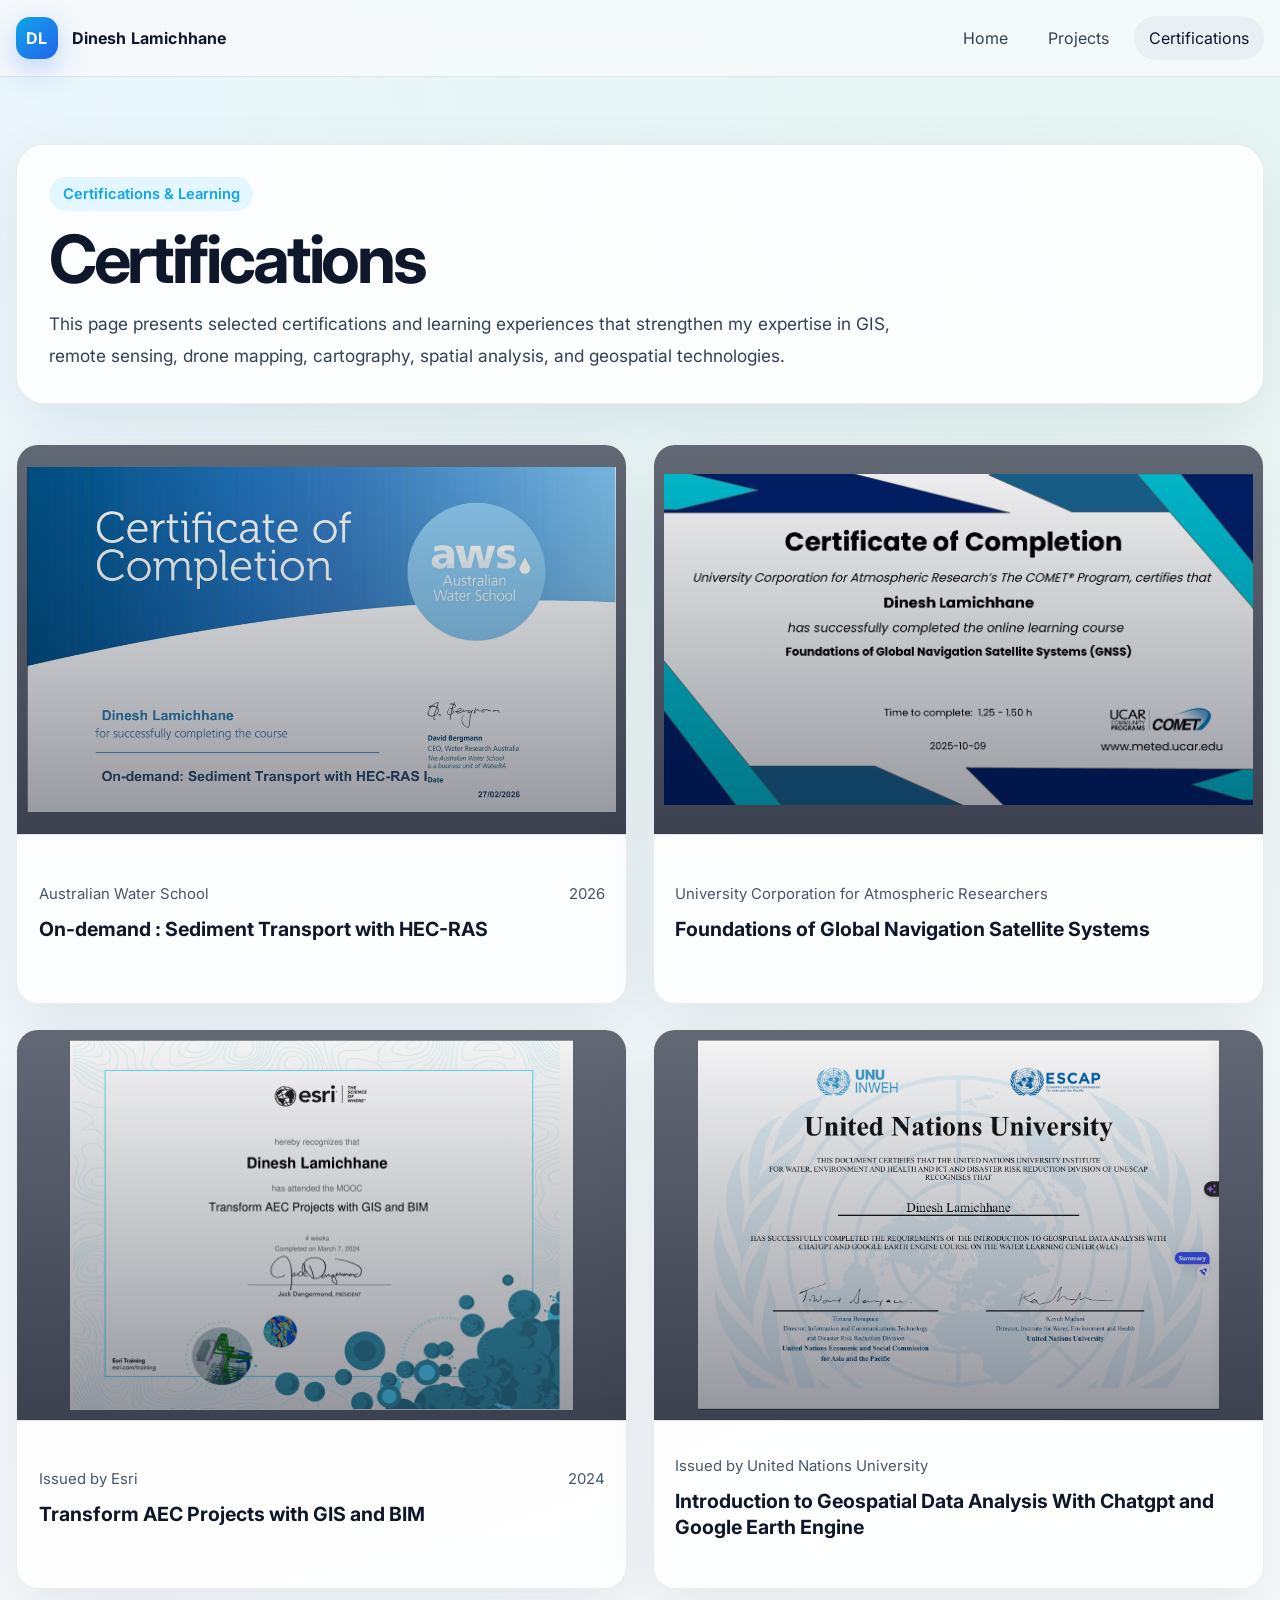
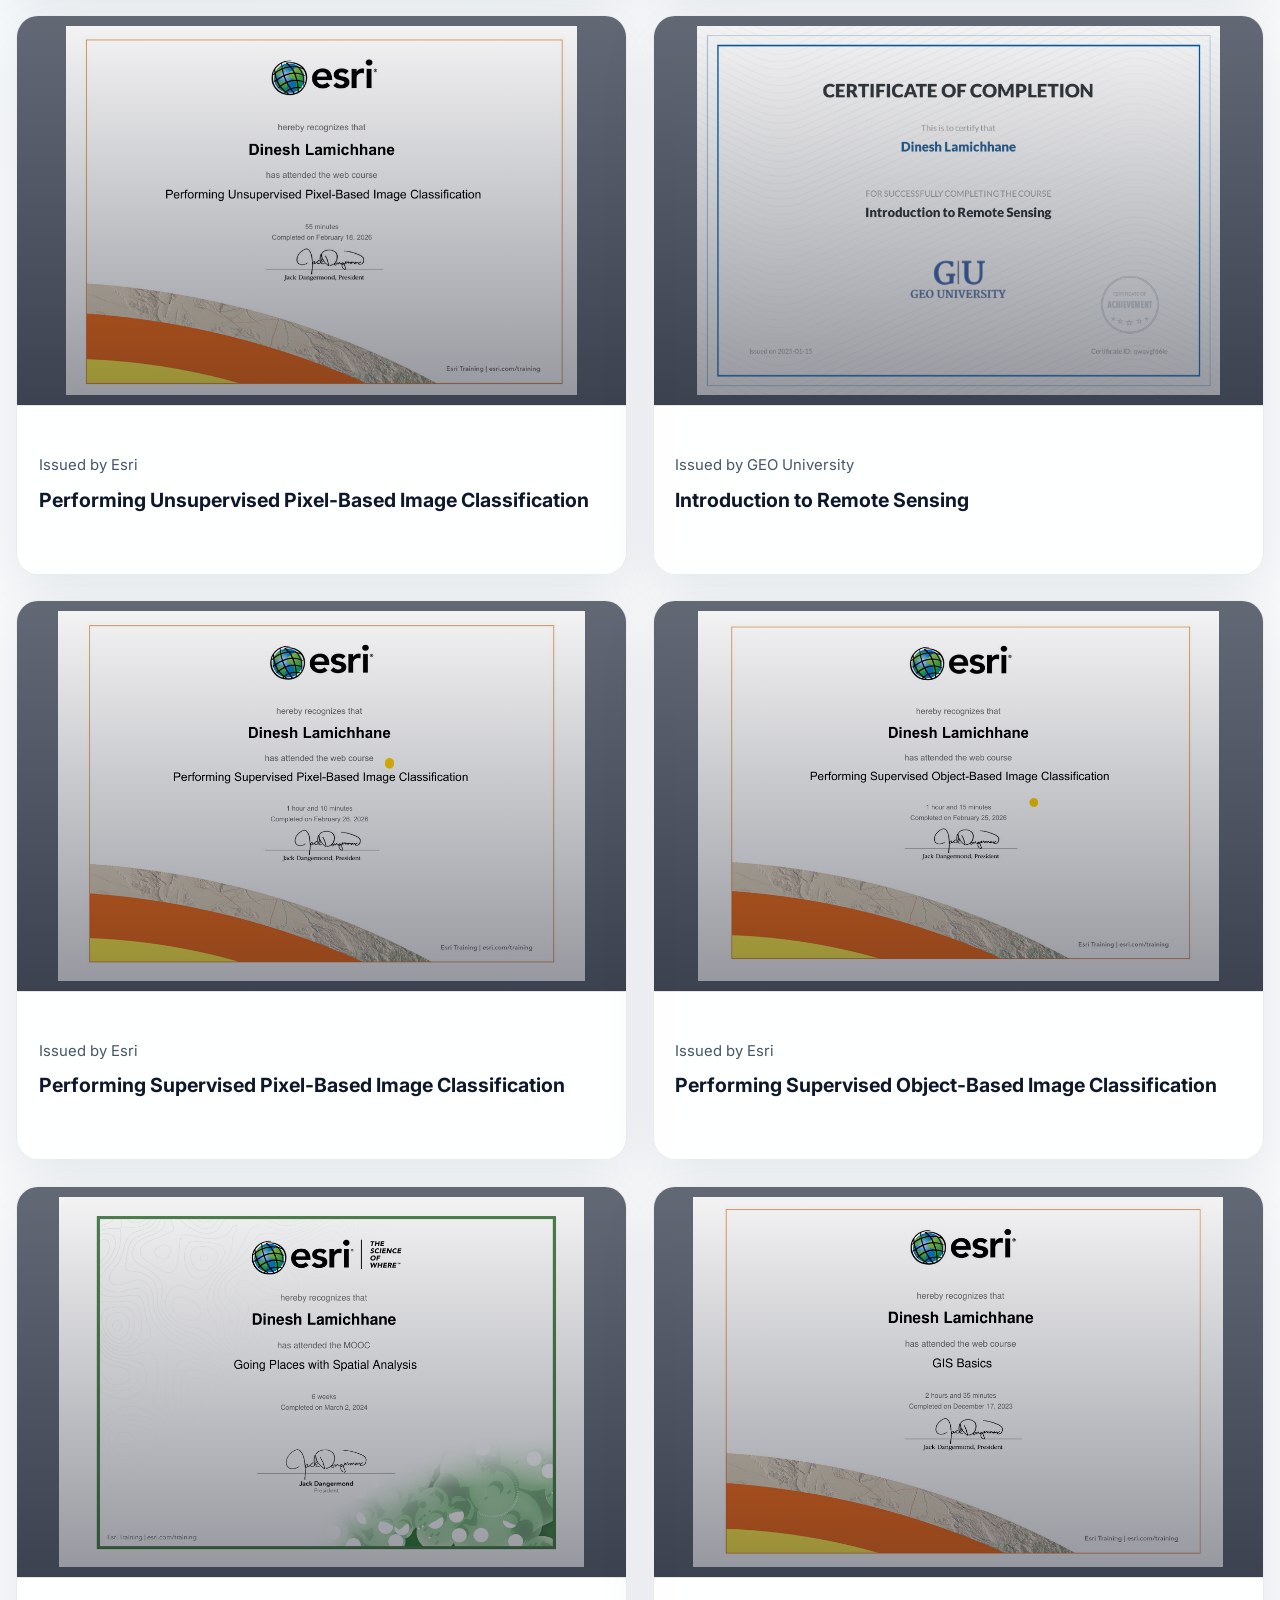
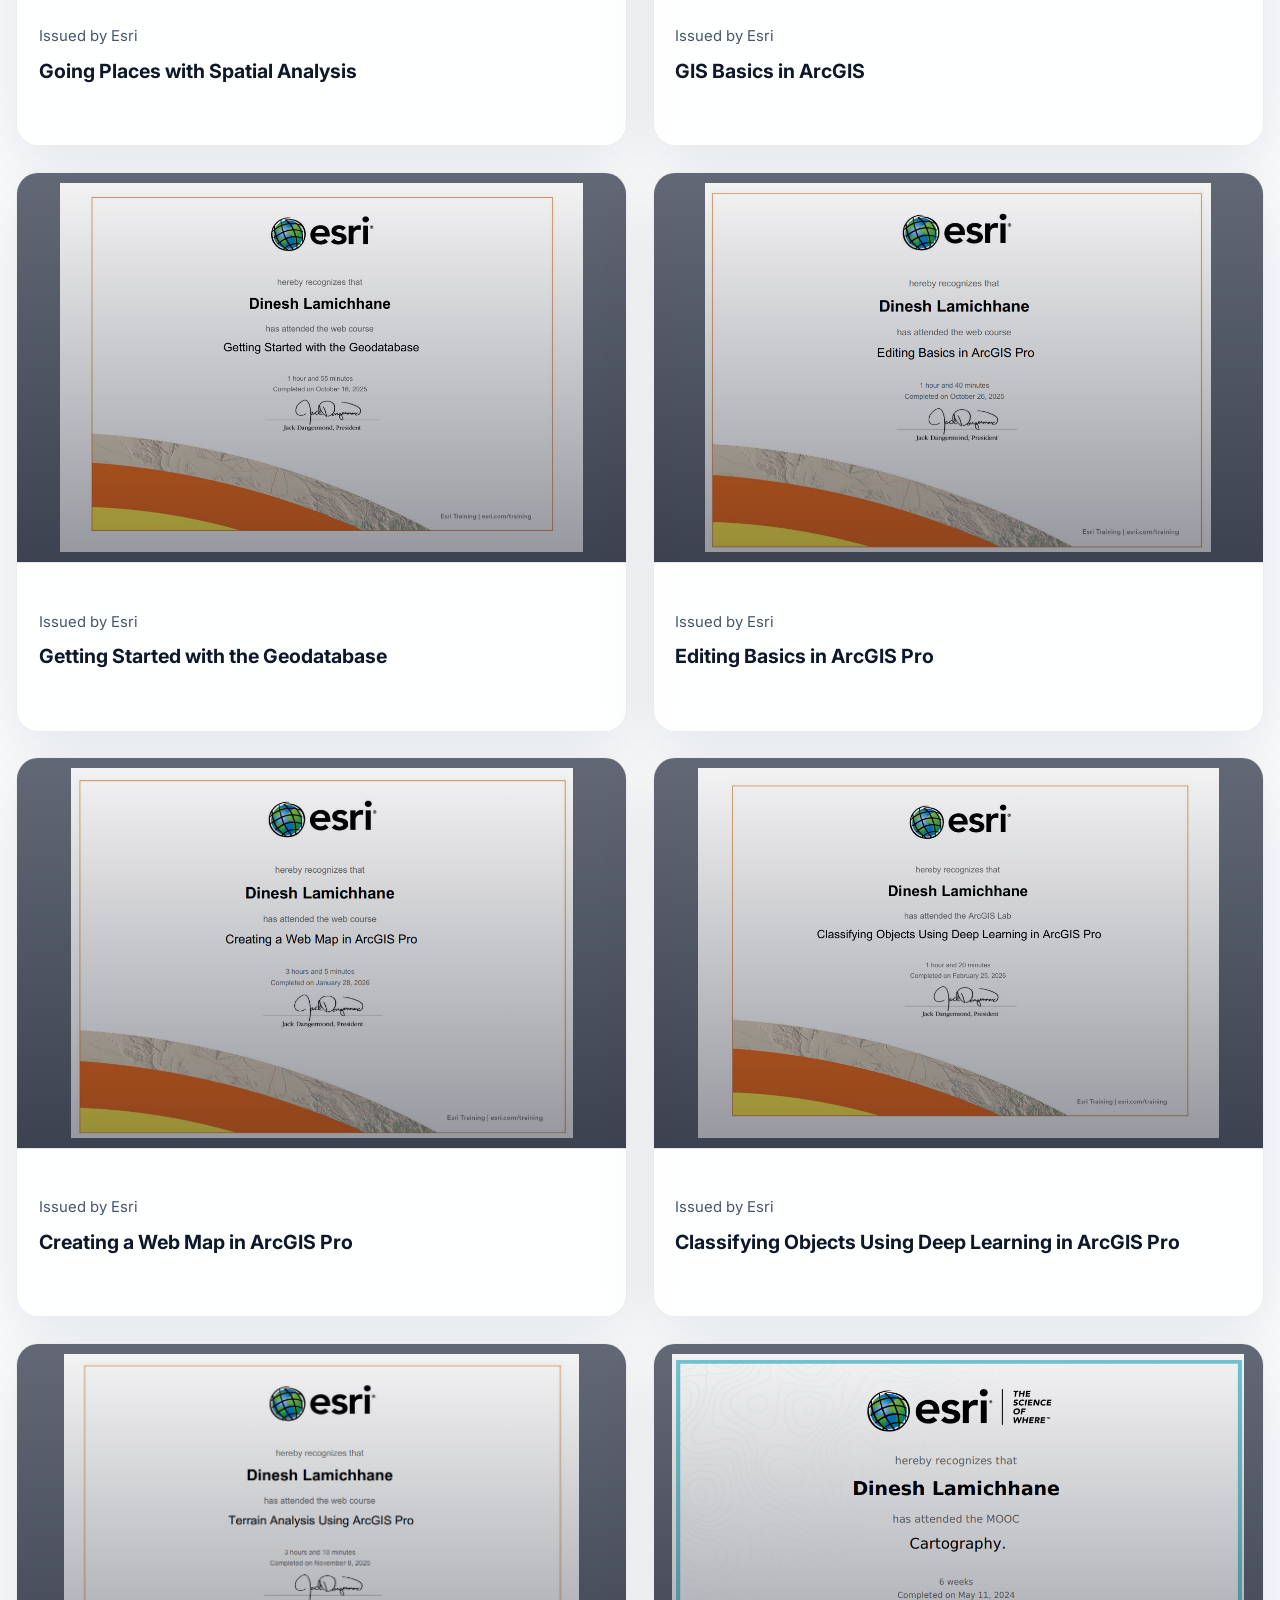
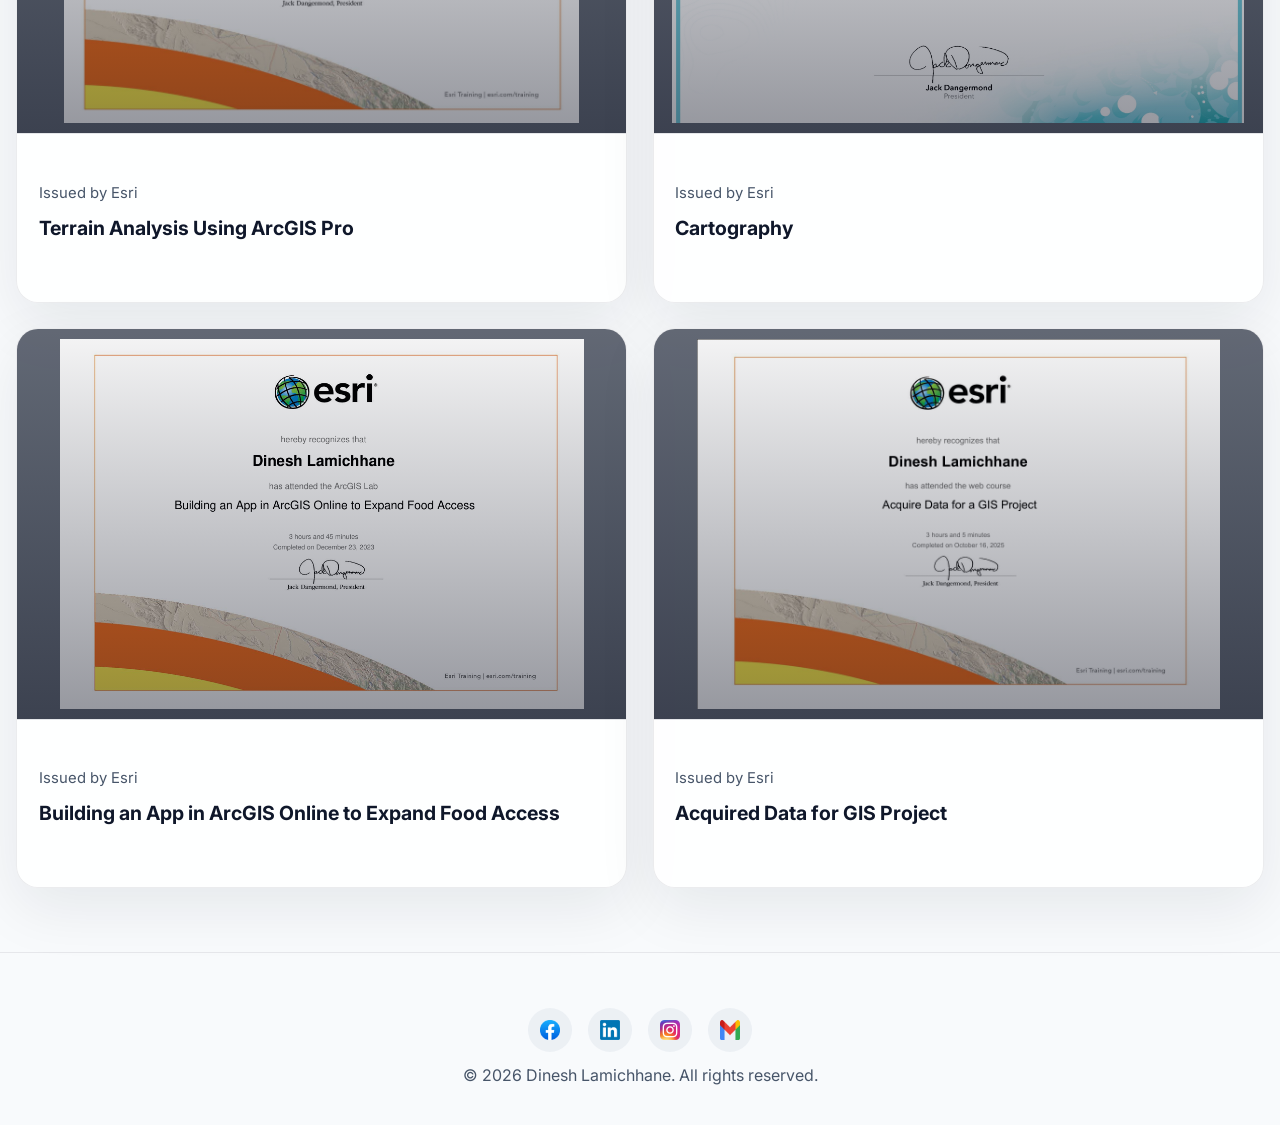
<file: certifications.html>
<!DOCTYPE html>
<html lang="en">
  <head>
    <meta charset="UTF-8" />
    <meta name="viewport" content="width=device-width, initial-scale=1.0" />
    <title>Dinesh Lamichhane | Certifications</title>
    <link rel="preconnect" href="https://fonts.googleapis.com" />
    <link rel="preconnect" href="https://fonts.gstatic.com" crossorigin />
    <link rel="icon" href="Images/ICON.png" type="image/x-icon" />
    <link
      href="https://fonts.googleapis.com/css2?family=Inter:wght@400;500;600;700;800&display=swap"
      rel="stylesheet"
    />
    <link rel="stylesheet" href="style.css" />
  </head>
  <body>
    <header class="topbar">
      <div class="container nav">
        <a href="index.html" class="brand">
          <span class="brand-mark">DL</span>
          <span>Dinesh Lamichhane</span>
        </a>

        <button class="menu-toggle" id="menu-toggle" aria-label="Open Menu">
          ☰
        </button>

        <nav class="nav-links" id="nav-links">
          <a href="index.html">Home</a>
          <a href="projects.html">Projects</a>
          <a href="certifications.html" class="active">Certifications</a>
        </nav>
      </div>
    </header>

    <main>
      <section class="page-hero reveal">
        <div class="container">
          <div class="page-hero-card">
            <span class="eyebrow">Certifications & Learning</span>
            <h1>Certifications</h1>
            <p class="lead">
              This page presents selected certifications and learning experiences
              that strengthen my expertise in GIS, remote sensing, drone mapping,
              cartography, spatial analysis, and geospatial technologies.
            </p>
          </div>
        </div>
      </section>

      <section class="section reveal">
        <div class="container">
          <div class="cert-grid two-column-certs">
<!-- cartification 1 -->
            <a
              href="Images/Certificates/Sediment Transport with HEC-RAS.png"
              target="_blank"
              rel="noopener noreferrer"
              class="card-link"
            >
              <article class="cert-card cert-card-lg tilt-card">
                <div class="cert-image cert-image-lg">
                  <img
                    src="Images/Certificates/Sediment Transport with HEC-RAS.png"
                    alt="Sediment Transport with HEC-RAS"
                    class="card-image"
                  />
                  <div class="cert-badges">
                    <!-- <span class="badge">Featured</span>
                    <span class="badge">Esri</span> -->
                  </div>
                </div>
                <div class="cert-content cert-content-lg">
                  <div class="cert-meta">
                    <span>Australian Water School</span>
                    <span>2026</span>
                  </div>
                  <h3 class="cert-title">On-demand : Sediment Transport with HEC-RAS</h3>
                </div>
              </article>
            </a>
<!-- certification 2 -->
            <a
              href="Images/Certificates/Foundations of Global Navigation Satellite Systems.png"
              target="_blank"
              rel="noopener noreferrer"
              class="card-link"
            >
              <article class="cert-card cert-card-lg tilt-card">
                <div class="cert-image cert-image-lg">
                  <img
                    src="Images/Certificates/Foundations of Global Navigation Satellite Systems.png"
                    alt="Foundations of Global Navigation Satellite Systems"
                    class="card-image"
                  />
                </div>
                <div class="cert-content cert-content-lg">
                  <div class="cert-meta">
                    <span>University Corporation for Atmospheric Researchers</span>
                  </div>
                  <h3 class="cert-title">Foundations of Global Navigation Satellite Systems</h3>
                </div>
              </article>
            </a>
<!-- certification 3  -->
              <a
              href="Images/Certificates/Transform AEC Projects with GIS and BIM.png"
              target="_blank"
              rel="noopener noreferrer"
              class="card-link"
            >
              <article class="cert-card cert-card-lg tilt-card">
                <div class="cert-image cert-image-lg">
                  <img
                    src="Images/Certificates/Transform AEC Projects with GIS and BIM.png"
                    alt="Transform AEC Projects with GIS and BIM"
                    class="card-image"
                  />
                </div>
                <div class="cert-content cert-content-lg">
                  <div class="cert-meta">
                    <span>Issued by Esri</span>
                    <span>2024</span>
                  </div>
                  <h3 class="cert-title">
                    Transform AEC Projects with GIS and BIM
                  </h3>
                </div>
              </article>
            </a>
<!-- Certification 3 -->
             <a
              href="Images/Certificates/INTRODUCTION TO GEOSPATIAL DATA ANALYSIS.png"
              target="_blank"
              rel="noopener noreferrer"
              class="card-link"
            >
              <article class="cert-card cert-card-lg tilt-card">
                <div class="cert-image cert-image-lg">
                  <img
                    src="Images/Certificates/INTRODUCTION TO GEOSPATIAL DATA ANALYSIS.png"
                    alt="Introduction to Geospatial Data Analysis With Chatgpt and Google Earth Engine"
                    class="card-image"
                  />
                </div>
                <div class="cert-content cert-content-lg">
                  <div class="cert-meta">
                    <span>Issued by United Nations University</span>
                  </div>
                  <h3 class="cert-title">
                    Introduction to Geospatial Data Analysis With Chatgpt and Google Earth Engine
                  </h3>
                </div>
              </article>
            </a>


<!-- certification 4 -->
            <a
              href="Images/Certificates/Performing Unsupervised Pixel-Based Image Classification.png"
              target="_blank"
              rel="noopener noreferrer"
              class="card-link"
            >
              <article class="cert-card cert-card-lg tilt-card">
                <div class="cert-image cert-image-lg">
                  <img
                    src="Images/Certificates/Performing Unsupervised Pixel-Based Image Classification.png"
                    alt="Performing Unsupervised Pixel-Based Image Classification"
                    class="card-image"
                  />
                </div>
                <div class="cert-content cert-content-lg">
                  <div class="cert-meta">
                    <span>Issued by Esri</span>
                  </div>
                  <h3 class="cert-title">
                    Performing Unsupervised Pixel-Based Image Classification
                  </h3>
                </div>
              </article>
            </a>
<!-- certification 5 -->
             <a
              href="Images/Certificates/Introduction to Remote Sensing.jpg"
              target="_blank"
              rel="noopener noreferrer"
              class="card-link"
            >
              <article class="cert-card cert-card-lg tilt-card">
                <div class="cert-image cert-image-lg">
                  <img
                    src="Images/Certificates/Introduction to Remote Sensing.jpg"
                    alt="Introduction to Remote Sensing"
                    class="card-image"
                  />
                </div>
                <div class="cert-content cert-content-lg">
                  <div class="cert-meta">
                    <span>Issued by GEO University</span>
                  </div>
                  <h3 class="cert-title">
                    Introduction to Remote Sensing
                  </h3>
                </div>
              </article>
            </a>
<!-- Certification 5 -->
             <a
              href="Images/Certificates/Performing Supervised Pixel-Based Image Classification.png"
              target="_blank"
              rel="noopener noreferrer"
              class="card-link"
            >
              <article class="cert-card cert-card-lg tilt-card">
                <div class="cert-image cert-image-lg">
                  <img
                    src="Images/Certificates/Performing Supervised Pixel-Based Image Classification.png"
                    alt="Performing Supervised Pixel-Based Image Classification"
                    class="card-image"
                  />
                </div>
                <div class="cert-content cert-content-lg">
                  <div class="cert-meta">
                    <span>Issued by Esri</span>
                  </div>
                  <h3 class="cert-title">
                    Performing Supervised Pixel-Based Image Classification
                  </h3>
                </div>
              </article>
            </a>
<!-- Certification 6  -->
            <a
              href="Images/Certificates/Performing Supervised Object-Based Image Classification.png"
              target="_blank"
              rel="noopener noreferrer"
              class="card-link"
            >
              <article class="cert-card cert-card-lg tilt-card">
                <div class="cert-image cert-image-lg">
                  <img
                    src="Images/Certificates/Performing Supervised Object-Based Image Classification.png"
                    alt="Performing Supervised Object-Based Image Classification"
                    class="card-image"
                  />
                </div>
                <div class="cert-content cert-content-lg">
                  <div class="cert-meta">
                    <span>Issued by Esri</span>
                  </div>
                  <h3 class="cert-title">
                    Performing Supervised Object-Based Image Classification
                  </h3>
                </div>
              </article>
            </a>
<!-- certification 7 -->
            <a
              href="Images/Certificates/Going Places with Spatial Analysis.png"
              target="_blank"
              rel="noopener noreferrer"
              class="card-link"
            >
              <article class="cert-card cert-card-lg tilt-card">
                <div class="cert-image cert-image-lg">
                  <img
                    src="Images/Certificates/Going Places with Spatial Analysis.png"
                    alt="Going Places with Spatial Analysis"
                    class="card-image"
                  />
                </div>
                <div class="cert-content cert-content-lg">
                  <div class="cert-meta">
                    <span>Issued by Esri</span>
                  </div>
                  <h3 class="cert-title">
                    Going Places with Spatial Analysis
                  </h3>
                </div>
              </article>
            </a>
<!-- certification 8 -->
            <a
              href="Images/Certificates/GIS Basics.png"
              target="_blank"
              rel="noopener noreferrer"
              class="card-link"
            >
              <article class="cert-card cert-card-lg tilt-card">
                <div class="cert-image cert-image-lg">
                  <img
                    src="Images/Certificates/GIS Basics.png"
                    alt="GIS Basics in ArcGIS"
                    class="card-image"
                  />
                </div>
                <div class="cert-content cert-content-lg">
                  <div class="cert-meta">
                    <span>Issued by Esri</span>
                  </div>
                  <h3 class="cert-title">
                    GIS Basics in ArcGIS
                  </h3>
                </div>
              </article>
            </a>
<!-- certification 9 -->
            <a
              href="Images/Certificates/Getting Started with the Geodatabase.png"
              target="_blank"
              rel="noopener noreferrer"
              class="card-link"
            >
              <article class="cert-card cert-card-lg tilt-card">
                <div class="cert-image cert-image-lg">
                  <img
                    src="Images/Certificates/Getting Started with the Geodatabase.png"
                    alt="Getting Started with the Geodatabase"
                    class="card-image"
                  />
                </div>
                <div class="cert-content cert-content-lg">
                  <div class="cert-meta">
                    <span>Issued by Esri</span>
                  </div>
                  <h3 class="cert-title">
                    Getting Started with the Geodatabase
                  </h3>
                </div>
              </article>
            </a>
<!-- certification 10 -->
            <a
              href="Images/Certificates/Editing Basics in ArcGIS Pro_Certificate_Dinesh Lamichhane.png"
              target="_blank"
              rel="noopener noreferrer"
              class="card-link"
            >
              <article class="cert-card cert-card-lg tilt-card">
                <div class="cert-image cert-image-lg">
                  <img
                    src="Images/Certificates/Editing Basics in ArcGIS Pro_Certificate_Dinesh Lamichhane.png"
                    alt="Editing Basics in ArcGIS Pro"
                    class="card-image"
                  />
                </div>
                <div class="cert-content cert-content-lg">
                  <div class="cert-meta">
                    <span>Issued by Esri</span>
                  </div>
                  <h3 class="cert-title">
                    Editing Basics in ArcGIS Pro
                  </h3>
                </div>
              </article>
            </a>
<!-- certification 11 -->
            <a
              href="Images/Certificates/Creating a Web Map in ArcGIS Pro.png"
              target="_blank"
              rel="noopener noreferrer"
              class="card-link"
            >
              <article class="cert-card cert-card-lg tilt-card">
                <div class="cert-image cert-image-lg">
                  <img
                    src="Images/Certificates/Creating a Web Map in ArcGIS Pro.png"
                    alt="Creating a Web Map in ArcGIS Pro"
                    class="card-image"
                  />
                </div>
                <div class="cert-content cert-content-lg">
                  <div class="cert-meta">
                    <span>Issued by Esri</span>
                  </div>
                  <h3 class="cert-title">
                    Creating a Web Map in ArcGIS Pro
                  </h3>
                </div>
              </article>
            </a>
<!-- Certification 12 -->
            <a
              href="Images/Certificates/Classifying Objects Using Deep Learning in ArcGIS Pro.png"
              target="_blank"
              rel="noopener noreferrer"
              class="card-link"
            >
              <article class="cert-card cert-card-lg tilt-card">
                <div class="cert-image cert-image-lg">
                  <img
                    src="Images/Certificates/Classifying Objects Using Deep Learning in ArcGIS Pro.png"
                    alt="Classifying Objects Using Deep Learning in ArcGIS Pro"
                    class="card-image"
                  />
                </div>
                <div class="cert-content cert-content-lg">
                  <div class="cert-meta">
                    <span>Issued by Esri</span>
                  </div>
                  <h3 class="cert-title">
                    Classifying Objects Using Deep Learning in ArcGIS Pro
                  </h3>
                </div>
              </article>
            </a>
<!-- Certification 13   -->
            <a
              href="Images/Certificates/Certificate_Terrian Analysis_Dinesh Lamichhane.png"
              target="_blank"
              rel="noopener noreferrer"
              class="card-link"
            >
              <article class="cert-card cert-card-lg tilt-card">
                <div class="cert-image cert-image-lg">
                  <img
                    src="Images/Certificates/Certificate_Terrian Analysis_Dinesh Lamichhane.png"
                    alt="Terrain Analysis Using ArcGIS Pro"
                    class="card-image"
                  />
                </div>
                <div class="cert-content cert-content-lg">
                  <div class="cert-meta">
                    <span>Issued by Esri</span>
                  </div>
                  <h3 class="cert-title">
                    Terrain Analysis Using ArcGIS Pro
                  </h3>
                </div>
              </article>
            </a>
<!-- certification 14  -->
            <a
              href="Images/Certificates/Cartography.png"
              target="_blank"
              rel="noopener noreferrer"
              class="card-link"
            >
              <article class="cert-card cert-card-lg tilt-card">
                <div class="cert-image cert-image-lg">
                  <img
                    src="Images/Certificates/Cartography.png"
                    alt="Cartography"
                    class="card-image"
                  />
                </div>
                <div class="cert-content cert-content-lg">
                  <div class="cert-meta">
                    <span>Issued by Esri</span>
                  </div>
                  <h3 class="cert-title">
                    Cartography
                  </h3>
                </div>
              </article>
            </a>
<!-- certification 15  -->
            <a
              href="Images/Certificates/Building an App in ArcGIS Online to Expand Food Access.png"
              target="_blank"
              rel="noopener noreferrer"
              class="card-link"
            >
              <article class="cert-card cert-card-lg tilt-card">
                <div class="cert-image cert-image-lg">
                  <img
                    src="Images/Certificates/Building an App in ArcGIS Online to Expand Food Access.png"
                    alt="Building an App in ArcGIS Online to Expand Food Access"
                    class="card-image"
                  />
                </div>
                <div class="cert-content cert-content-lg">
                  <div class="cert-meta">
                    <span>Issued by Esri</span>
                  </div>
                  <h3 class="cert-title">
                    Building an App in ArcGIS Online to Expand Food Access
                  </h3>
                </div>
              </article>
            </a>
<!-- certification 16 -->
            <a
              href="Images/Certificates/Acquired Data for GIS Project.png"
              target="_blank"
              rel="noopener noreferrer"
              class="card-link"
            >
              <article class="cert-card cert-card-lg tilt-card">
                <div class="cert-image cert-image-lg">
                  <img
                    src="Images/Certificates/Acquired Data for GIS Project.png"
                    alt="Acquired Data for GIS Project"
                    class="card-image"
                  />
                </div>
                <div class="cert-content cert-content-lg">
                  <div class="cert-meta">
                    <span>Issued by Esri</span>
                  </div>
                  <h3 class="cert-title">
                    Acquired Data for GIS Project
                  </h3>
                </div>
              </article>
            </a>


          </div>
        </div>
      </section>
    </main>

    <footer class="footer">
      <div class="container footer-bottom">
        <div class="footer-social">
          <a href="https://www.facebook.com/share/1HYurDYqZ6/?mibextid=wwXIfr" target="_blank" class="social-icon">
            <img src="Images/ICONS/facebook-logo.png" alt="Facebook"/>
          </a>
                    
          <a href="https://www.linkedin.com/in/dinesh-lamichhane-501475238/" target="_blank" class="social-icon">
            <img src="Images/ICONS/Linkedin Icon.png" alt="LinkedIn"/>
          </a>

          
          <a href="https://www.instagram.com/dinesh_lamxne?igsh=eDFnaHE5Mzd6Ym0x&utm_source=qr" target="_blank" class="social-icon">
            <img src="Images/ICONS/Instagram_icon.png" alt="Instagram"/>
          </a>

          <a href="mailto:dineshlamxne@gmail.com" target="_blank" class="social-icon">
            <img src="Images/ICONS/Gmail_icon.png" alt="Email"/>
          </a>
        </div>
        © 2026 Dinesh Lamichhane. All rights reserved.
      </div>
    </footer>

    <script src="script.js"></script>
  </body>
</html>
</file>
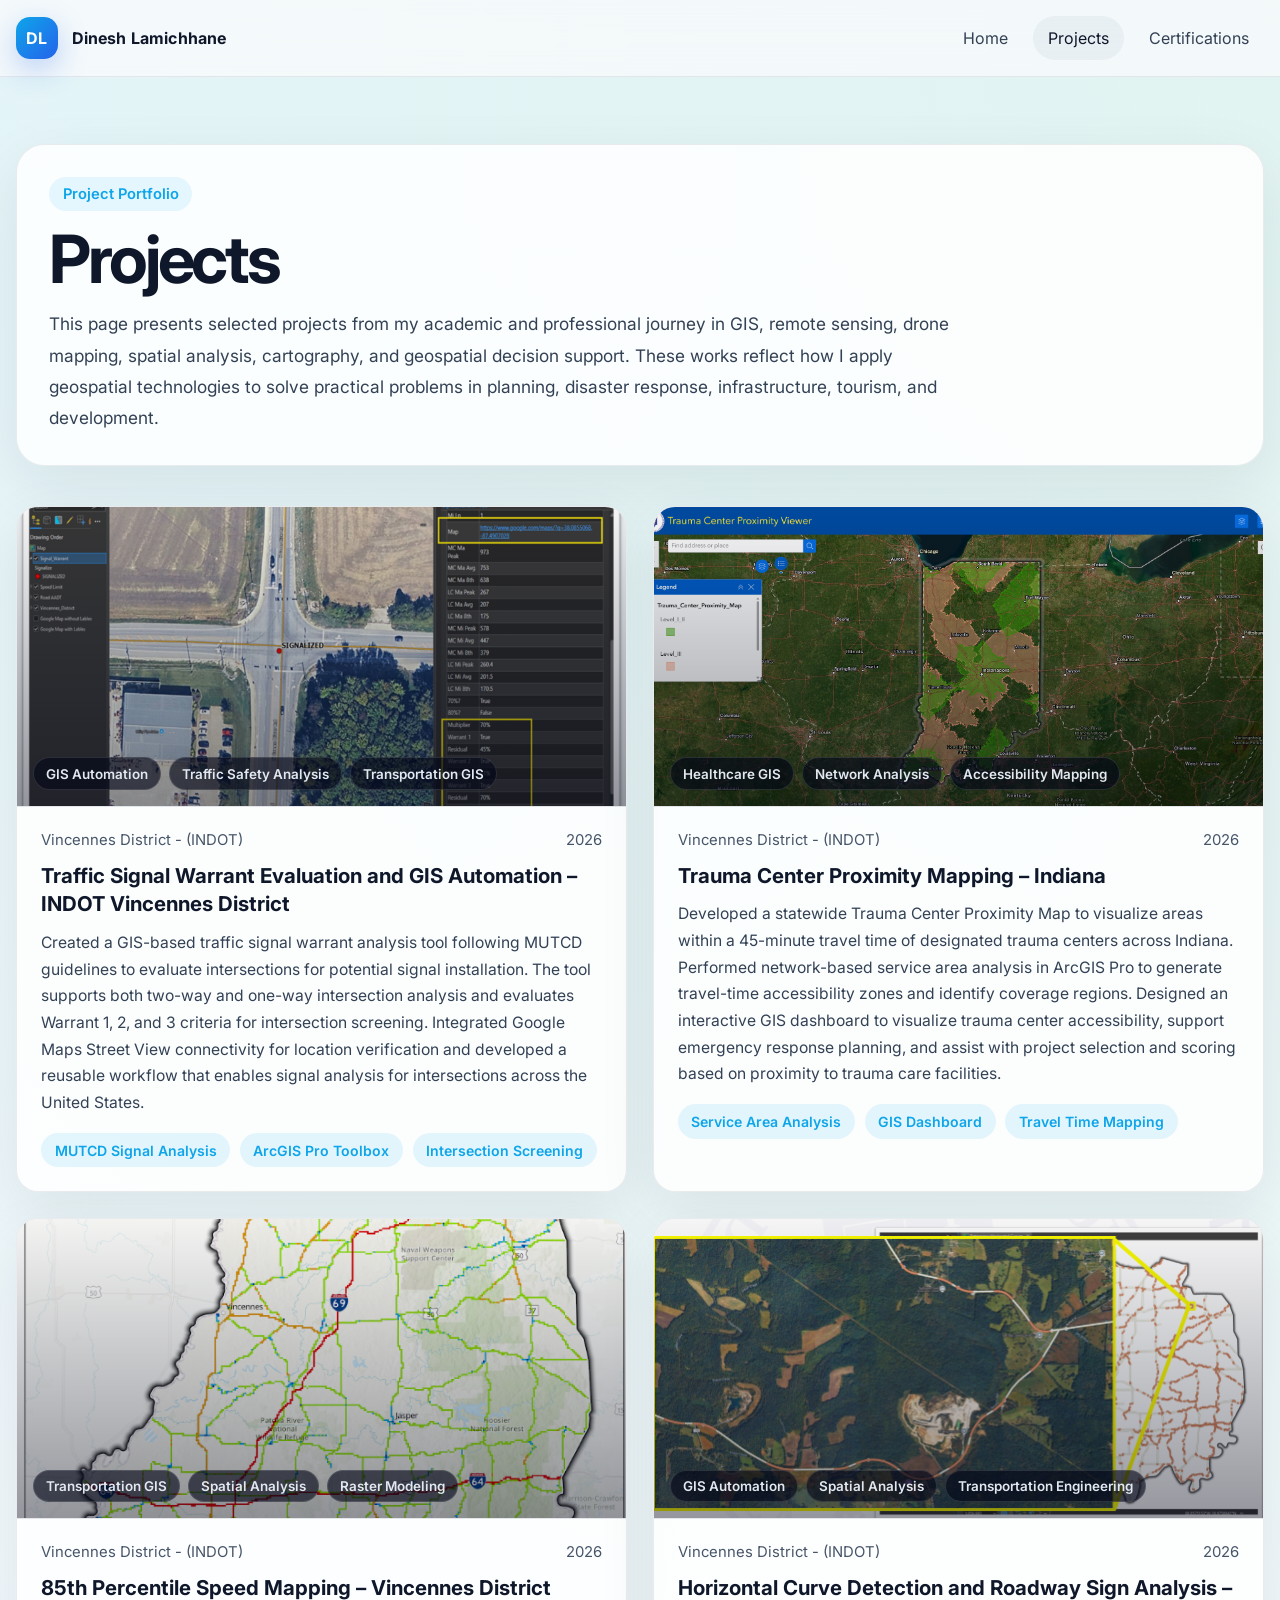
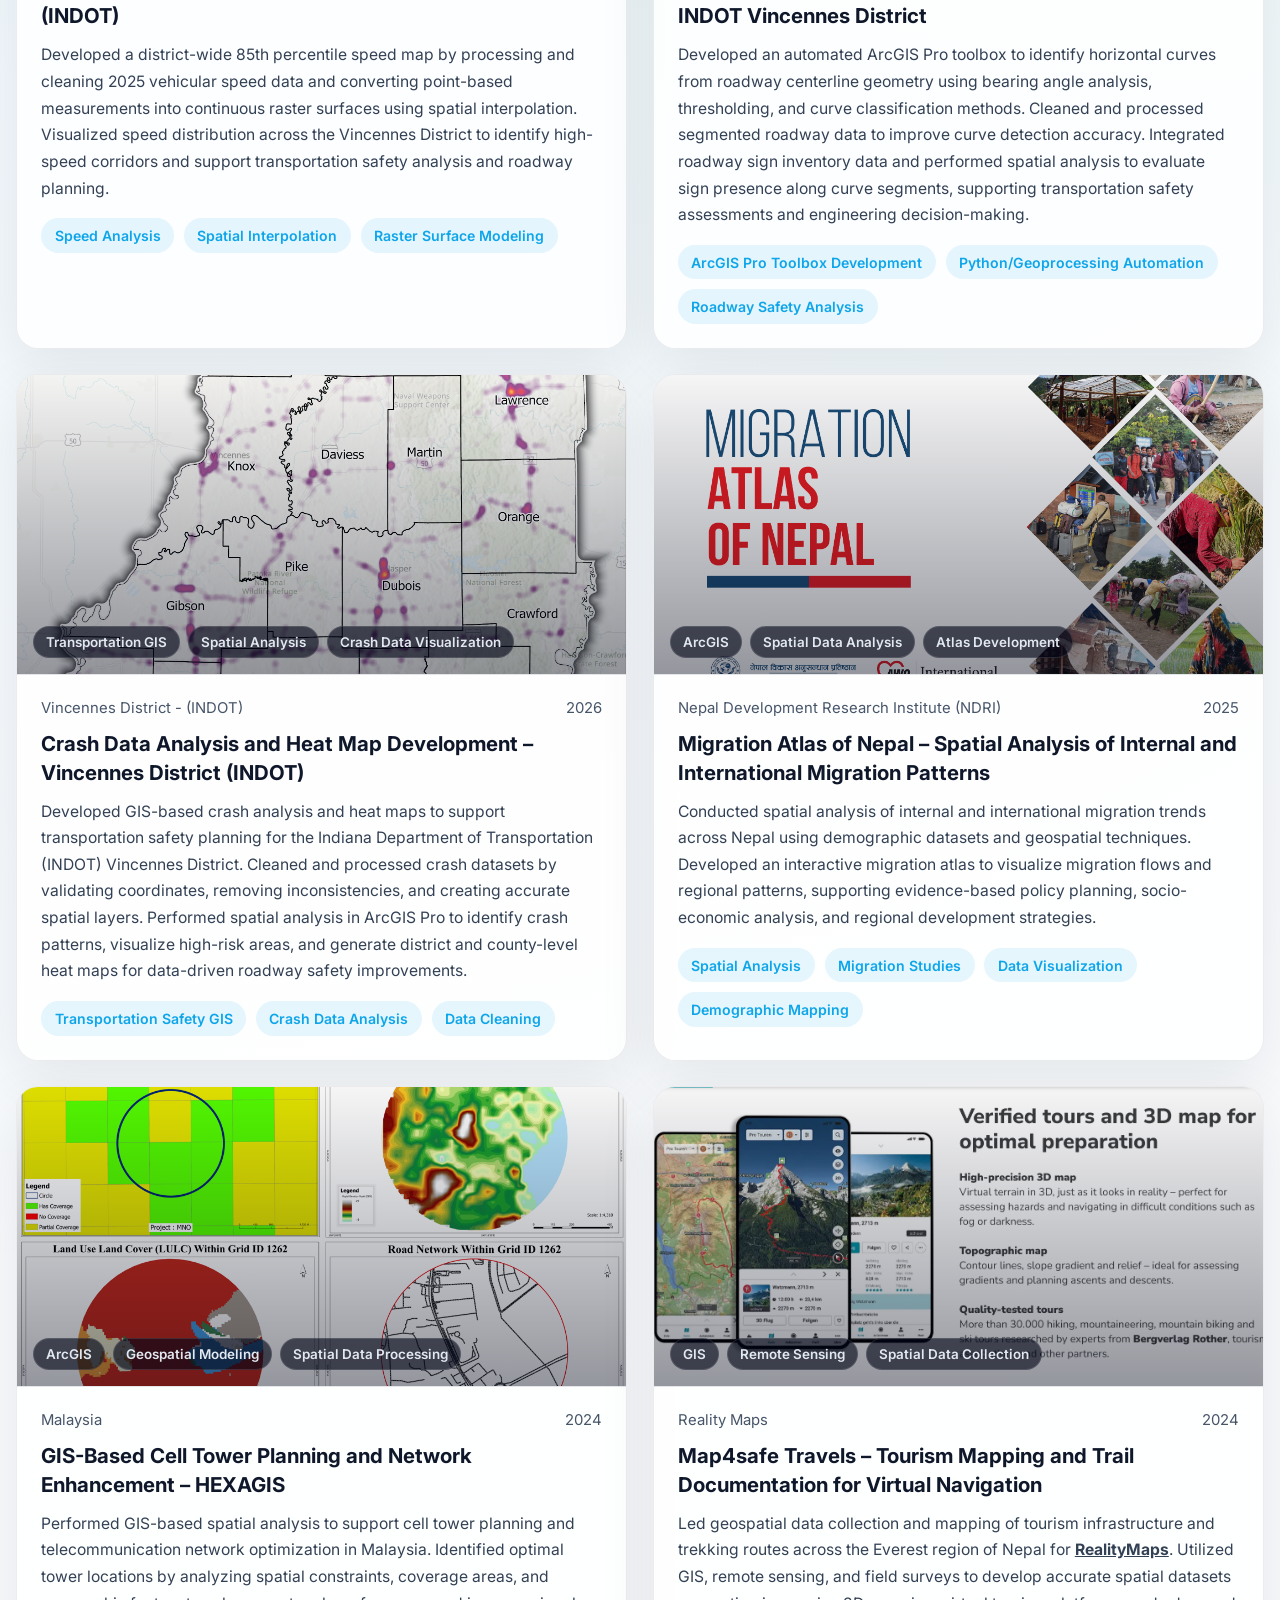
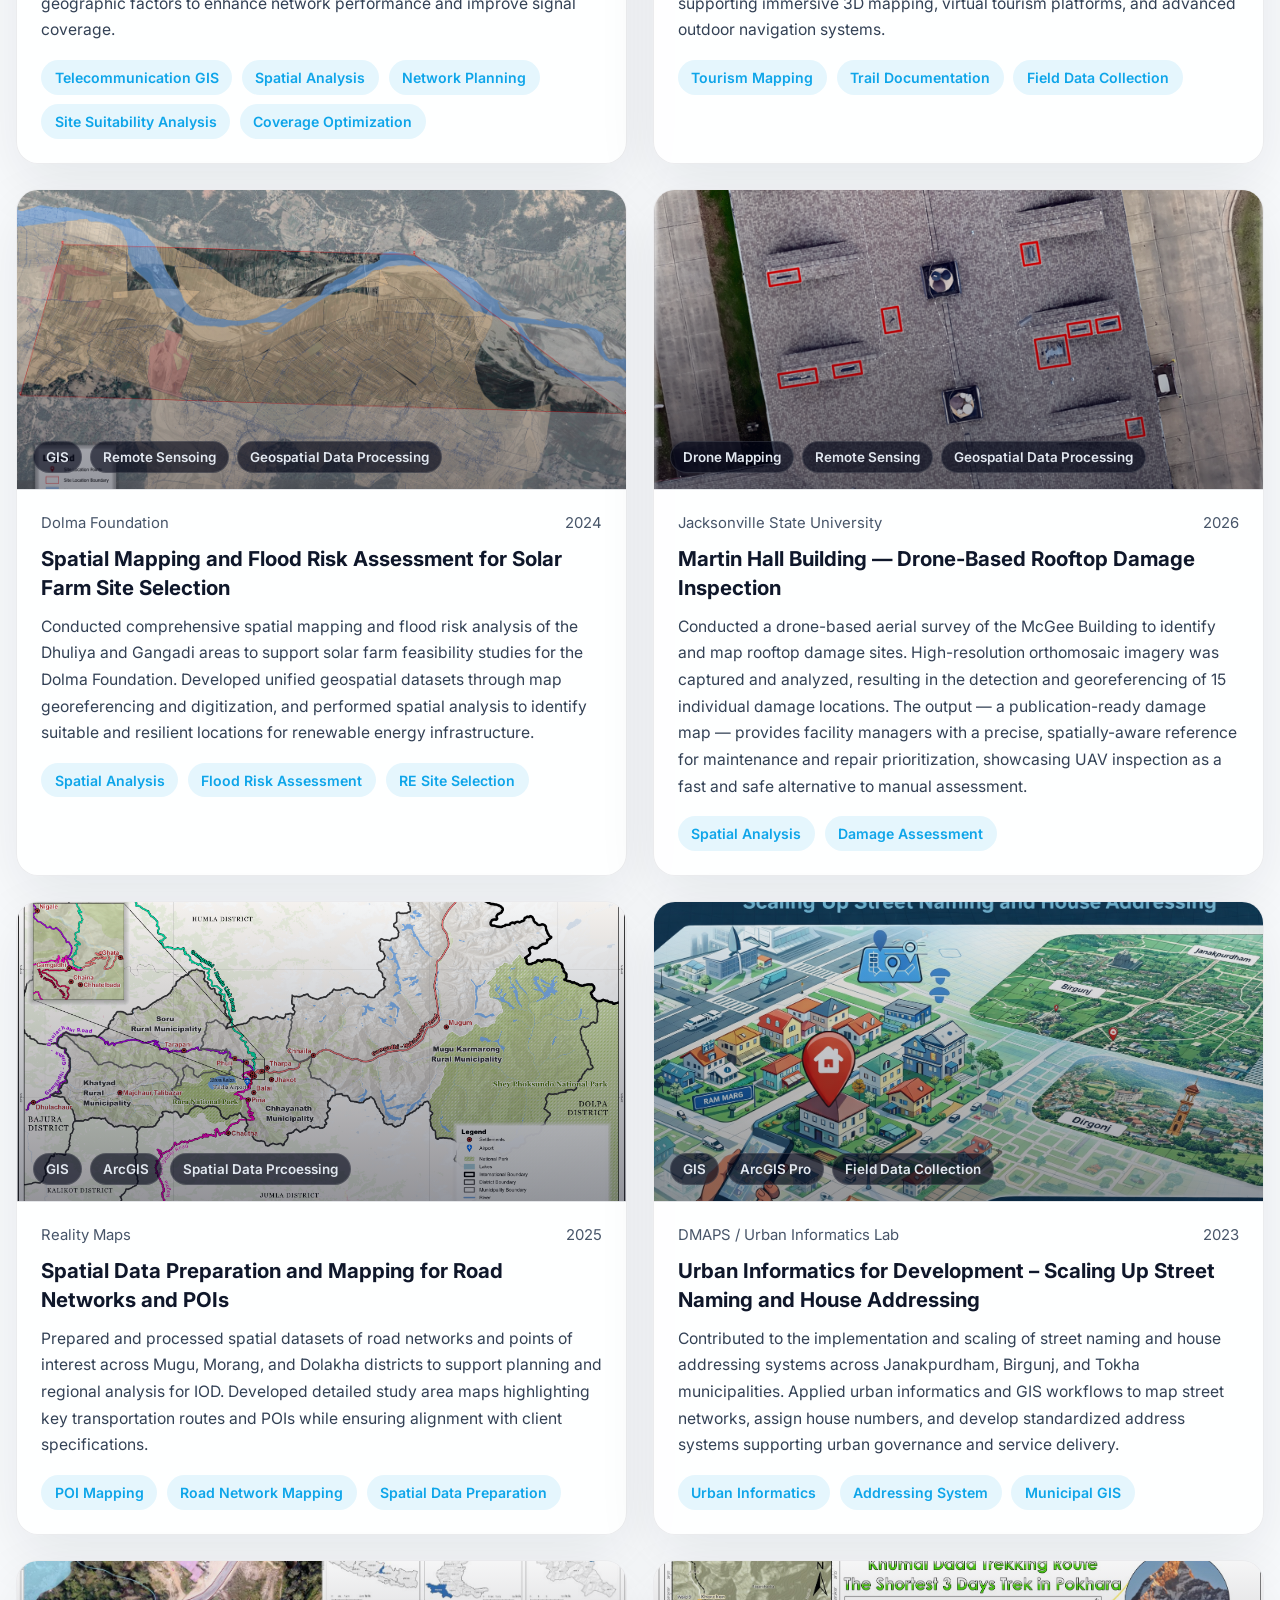
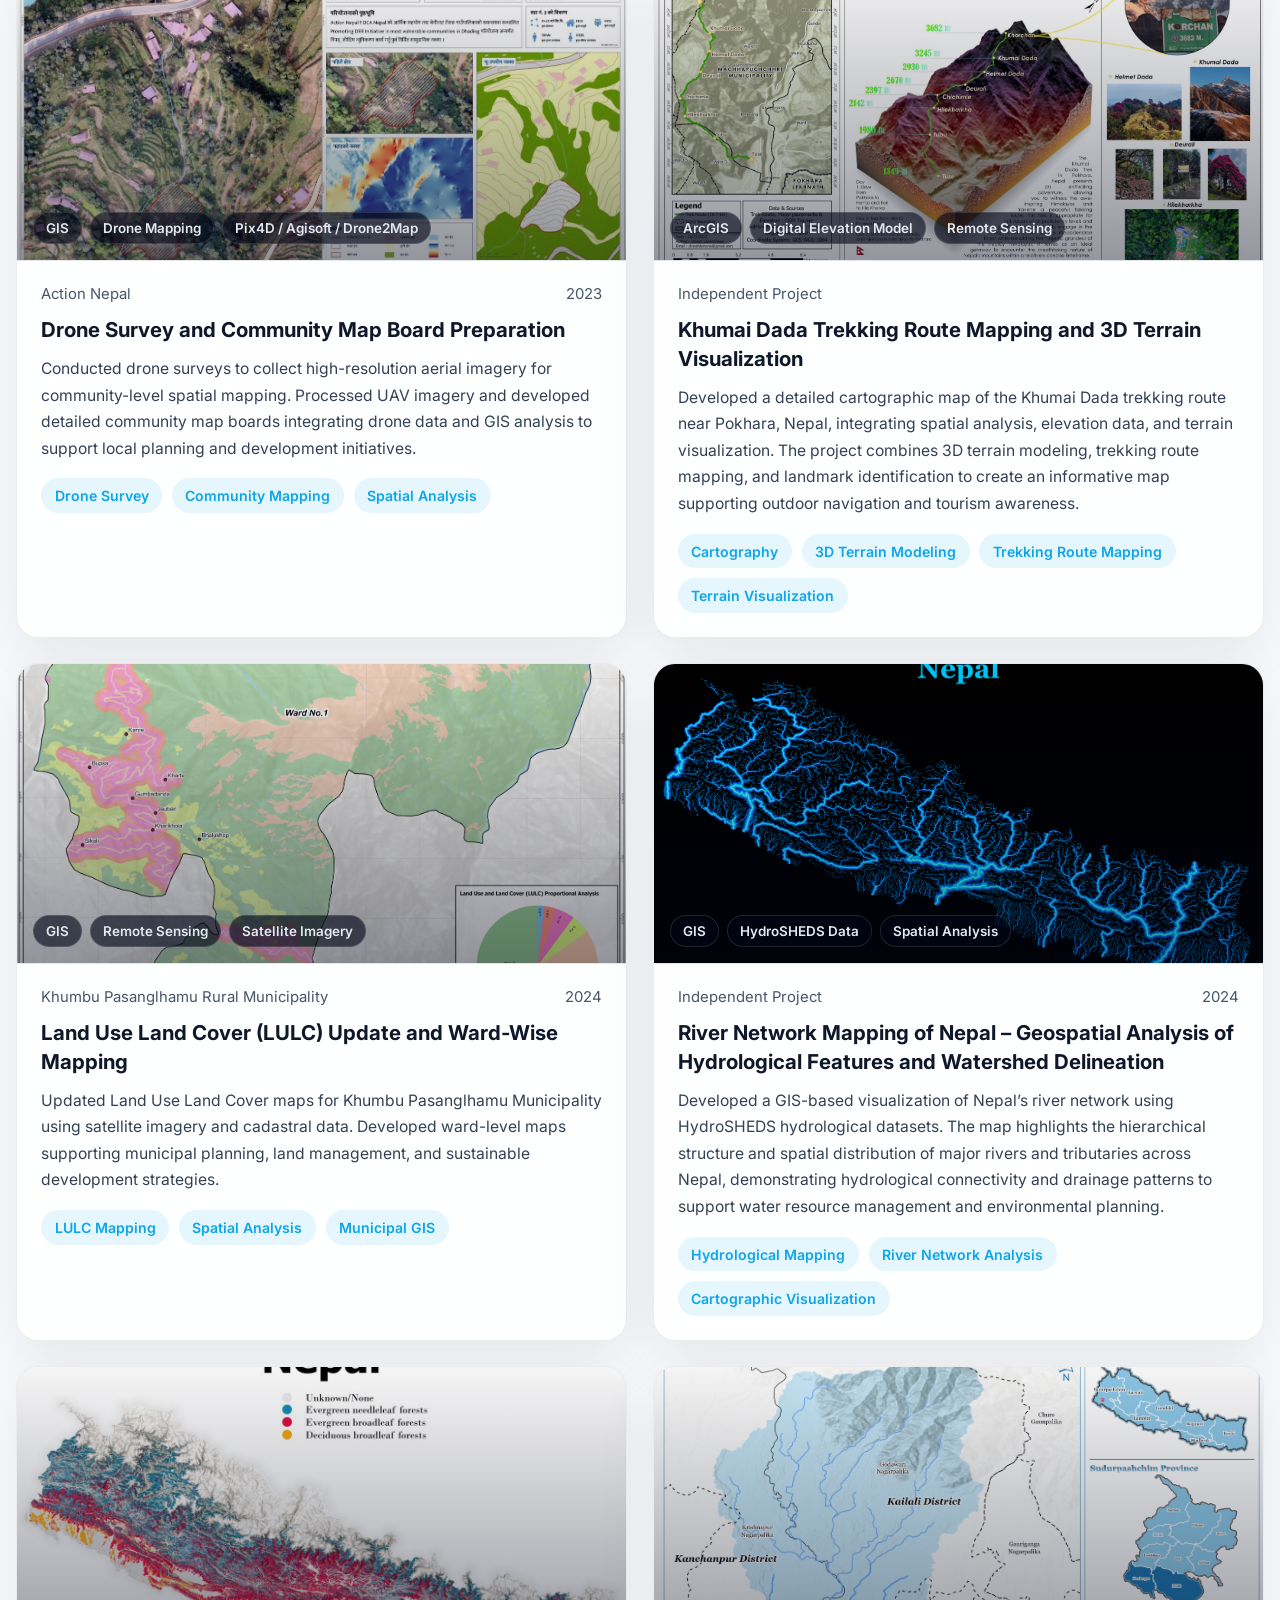
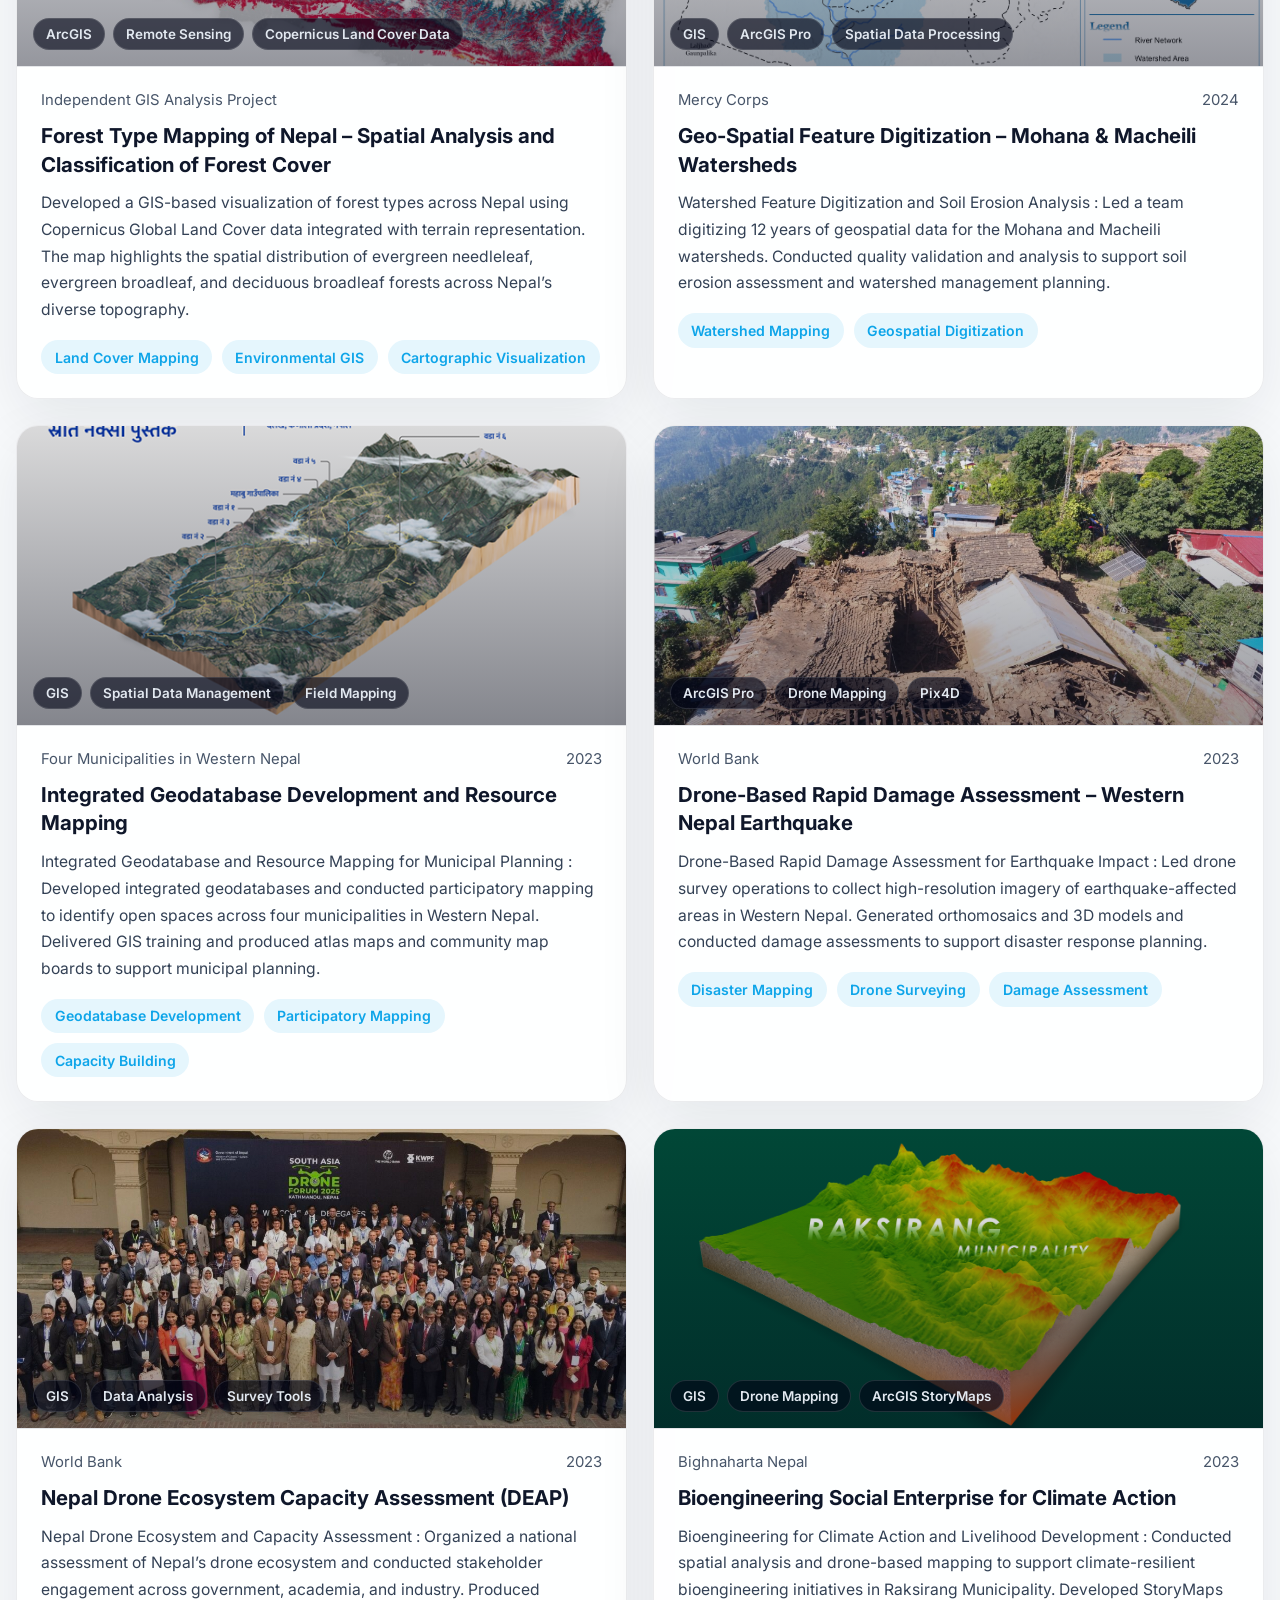
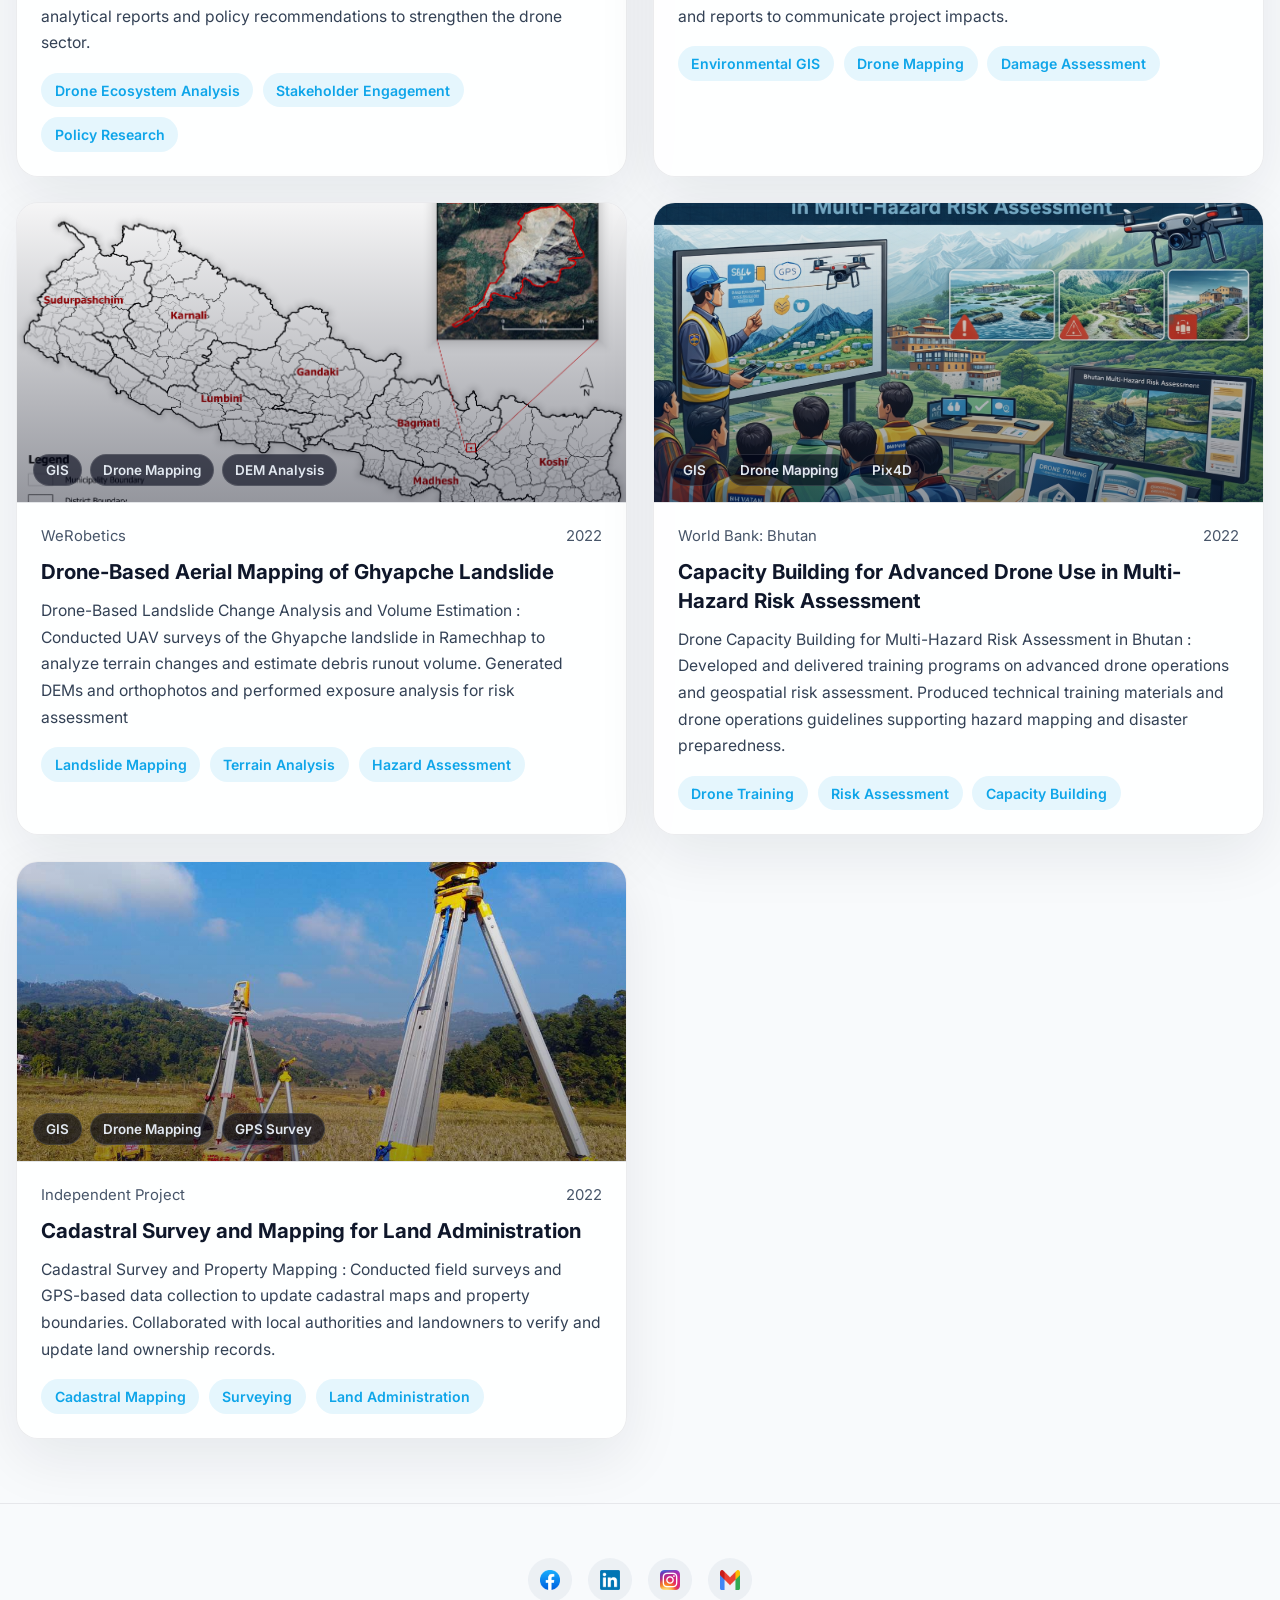
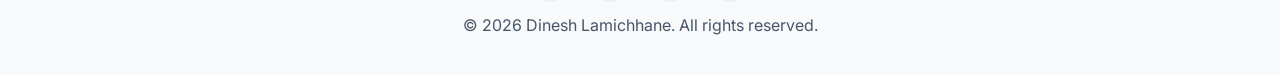
<file: projects.html>
<!DOCTYPE html>
<html lang="en">
  <head>
    <meta charset="UTF-8" />
    <meta name="viewport" content="width=device-width, initial-scale=1.0" />
    <title>Dinesh Lamichhane | Projects</title>
    <link rel="icon" href="Images/ICON.png" type="image/x-icon" />
    <link rel="preconnect" href="https://fonts.googleapis.com" />
    <link rel="preconnect" href="https://fonts.gstatic.com" crossorigin />
    <link
      href="https://fonts.googleapis.com/css2?family=Inter:wght@400;500;600;700;800&display=swap"
      rel="stylesheet"
    />
    <link rel="stylesheet" href="style.css" />
  </head>
  <body>
    <header class="topbar">
      <div class="container nav">
        <a href="index.html" class="brand">
          <span class="brand-mark">DL</span>
          <span>Dinesh Lamichhane</span>
        </a>

        <button class="menu-toggle" id="menu-toggle" aria-label="Open Menu">
          ☰
        </button>

        <nav class="nav-links" id="nav-links">
          <a href="index.html">Home</a>
          <a href="projects.html" class="active">Projects</a>
          <a href="certifications.html">Certifications</a>
        </nav>
      </div>
    </header>

    <main>
      <section class="page-hero reveal">
        <div class="container">
          <div class="page-hero-card">
            <span class="eyebrow">Project Portfolio</span>
            <h1>Projects</h1>
            <p class="lead">
              This page presents selected projects from my academic and professional journey in GIS, remote sensing, drone mapping, spatial analysis,
              cartography, and geospatial decision support. These works reflect how I apply geospatial technologies to solve practical problems in planning,
              disaster response, infrastructure, tourism, and development.
            </p>
          </div>
        </div>
      </section>

      <section class="section reveal">
        <div class="container">
          <div class="projects-grid two-column-projects">


<!-- Project 00 -->
             <article class="project-card tilt-card project-card-lg">
              <div class="project-image project-image-lg">
                <img
                  src="Images/Projects/Signal Warrant Analysis.png"
                  alt="Traffic Signal Warrant Evaluation and GIS Automation – INDOT Vincennes District"
                  class="card-image"
                />
                <div class="project-badges">
                  <span class="badge">GIS Automation</span>
                  <span class="badge">Traffic Safety Analysis</span>
                  <span class="badge">Transportation GIS</span>
                </div>
              </div>
              <div class="project-content project-content-lg">
                <div class="project-meta">
                  <span>Vincennes District - (INDOT)</span>
                  <span>2026</span>
                </div>
                <h3 class="project-title">
                  Traffic Signal Warrant Evaluation and GIS Automation – INDOT Vincennes District
                </h3>
                <p class="project-desc">
                  Created a GIS-based traffic signal warrant analysis tool following MUTCD guidelines to evaluate intersections for potential signal installation. The tool supports both two-way and one-way intersection analysis and evaluates Warrant 1, 2, and 3 criteria for intersection screening. Integrated Google Maps Street View connectivity for location verification and developed a reusable workflow that enables signal analysis for intersections across the United States.
                </p>
                  <div class="tag-list">
                  <span class="tag">MUTCD Signal Analysis</span>
                  <span class="tag">ArcGIS Pro Toolbox</span>
                  <span class="tag">Intersection Screening</span>
                </div>
              </div>
            </article>


<!-- Project 00 -->
             <article class="project-card tilt-card project-card-lg">
              <div class="project-image project-image-lg">
                <img
                  src="Images/Projects/Trauma Center Proximity Map.png"
                  alt="Trauma Center Proximity Mapping – Indiana"
                  class="card-image"
                />
                <div class="project-badges">
                  <span class="badge">Healthcare GIS</span>
                  <span class="badge">Network Analysis</span>
                  <span class="badge">Accessibility Mapping</span>
                </div>
              </div>
              <div class="project-content project-content-lg">
                <div class="project-meta">
                  <span>Vincennes District - (INDOT)</span>
                  <span>2026</span>
                </div>
                <h3 class="project-title">
                  Trauma Center Proximity Mapping – Indiana
                </h3>
                <p class="project-desc">
                  Developed a statewide Trauma Center Proximity Map to visualize areas within a 45-minute travel time of designated trauma centers across Indiana. Performed network-based service area analysis in ArcGIS Pro to generate travel-time accessibility zones and identify coverage regions. Designed an interactive GIS dashboard to visualize trauma center accessibility, support emergency response planning, and assist with project selection and scoring based on proximity to trauma care facilities.
                </p>
                  <div class="tag-list">
                  <span class="tag">Service Area Analysis</span>
                  <span class="tag">GIS Dashboard</span>
                  <span class="tag">Travel Time Mapping</span>
                </div>
              </div>
            </article>


<!-- Project 00 -->
             <article class="project-card tilt-card project-card-lg">
              <div class="project-image project-image-lg">
                <img
                  src="Images/Projects/Vincennes User Speed Map 2025.png"
                  alt="85th Percentile Speed Mapping – Vincennes District (INDOT)"
                  class="card-image"
                />
                <div class="project-badges">
                  <span class="badge">Transportation GIS</span>
                  <span class="badge">Spatial Analysis</span>
                  <span class="badge">Raster Modeling</span>
                </div>
              </div>
              <div class="project-content project-content-lg">
                <div class="project-meta">
                  <span>Vincennes District - (INDOT)</span>
                  <span>2026</span>
                </div>
                <h3 class="project-title">
                  85th Percentile Speed Mapping – Vincennes District (INDOT)
                </h3>
                <p class="project-desc">
                  Developed a district-wide 85th percentile speed map by processing and cleaning 2025 vehicular speed data and converting point-based measurements into continuous raster surfaces using spatial interpolation. Visualized speed distribution across the Vincennes District to identify high-speed corridors and support transportation safety analysis and roadway planning.
                </p>
                  <div class="tag-list">
                  <span class="tag">Speed Analysis</span>
                  <span class="tag">Spatial Interpolation</span>
                  <span class="tag">Raster Surface Modeling</span>
                </div>
              </div>
            </article>

<!-- Project 00 -->
             <article class="project-card tilt-card project-card-lg">
              <div class="project-image project-image-lg">
                <img
                  src="Images/Projects/Horizontal Curves.png"
                  alt="Horizontal Curve Detection and Roadway Sign Analysis – INDOT Vincennes District"
                  class="card-image"
                />
                <div class="project-badges">
                  <span class="badge">GIS Automation</span>
                  <span class="badge">Spatial Analysis</span>
                  <span class="badge">Transportation Engineering</span>
                </div>
              </div>
              <div class="project-content project-content-lg">
                <div class="project-meta">
                  <span>Vincennes District - (INDOT)</span>
                  <span>2026</span>
                </div>
                <h3 class="project-title">
                  Horizontal Curve Detection and Roadway Sign Analysis – INDOT Vincennes District
                </h3>
                <p class="project-desc">
                  Developed an automated ArcGIS Pro toolbox to identify horizontal curves from roadway centerline geometry using bearing angle analysis, thresholding, and curve classification methods. Cleaned and processed segmented roadway data to improve curve detection accuracy. Integrated roadway sign inventory data and performed spatial analysis to evaluate sign presence along curve segments, supporting transportation safety assessments and engineering decision-making.
                </p>
                  <div class="tag-list">
                  <span class="tag">ArcGIS Pro Toolbox Development</span>
                  <span class="tag">Python/Geoprocessing Automation</span>
                  <span class="tag">Roadway Safety Analysis</span>
                </div>
              </div>
            </article>

<!-- Project 0 -->
             <article class="project-card tilt-card project-card-lg">
              <div class="project-image project-image-lg">
                <img
                  src="Images/Projects/Crash Heat Map_Vincennes District_2025_With Counties and Districts.png"
                  alt="Crash Data Analysis and Heat Map Development – Vincennes District (INDOT)"
                  class="card-image"
                />
                <div class="project-badges">
                  <span class="badge">Transportation GIS</span>
                  <span class="badge">Spatial Analysis</span>
                  <span class="badge">Crash Data Visualization</span>
                </div>
              </div>
              <div class="project-content project-content-lg">
                <div class="project-meta">
                  <span>Vincennes District - (INDOT)</span>
                  <span>2026</span>
                </div>
                <h3 class="project-title">
                  Crash Data Analysis and Heat Map Development – Vincennes District (INDOT)
                </h3>
                <p class="project-desc">
                  Developed GIS-based crash analysis and heat maps to support transportation safety planning for the Indiana Department of Transportation (INDOT) Vincennes District. Cleaned and processed crash datasets by validating coordinates, removing inconsistencies, and creating accurate spatial layers. Performed spatial analysis in ArcGIS Pro to identify crash patterns, visualize high-risk areas, and generate district and county-level heat maps for data-driven roadway safety improvements.
                </p>
                  <div class="tag-list">
                  <span class="tag">Transportation Safety GIS</span>
                  <span class="tag">Crash Data Analysis</span>
                  <span class="tag">Data Cleaning</span>
                </div>
              </div>
            </article>

<!-- Project 1 -->
             <article class="project-card tilt-card project-card-lg">
              <div class="project-image project-image-lg">
                <img
                  src="Images/Projects/Migration Atlas of Nepal.png"
                  alt="Migration Atlas of Nepal – Spatial Analysis of Internal and International Migration Patterns"
                  class="card-image"
                />
                <div class="project-badges">
                  <span class="badge">ArcGIS</span>
                  <span class="badge">Spatial Data Analysis</span>
                  <span class="badge">Atlas Development</span>
                </div>
              </div>
              <div class="project-content project-content-lg">
                <div class="project-meta">
                  <span>Nepal Development Research Institute (NDRI)</span>
                  <span>2025</span>
                </div>
                <h3 class="project-title">
                  Migration Atlas of Nepal – Spatial Analysis of Internal and International Migration Patterns
                </h3>
                <p class="project-desc">
                  Conducted spatial analysis of internal and international migration trends across Nepal using demographic datasets and geospatial techniques. Developed an interactive migration atlas to visualize migration flows and regional patterns, supporting evidence-based policy planning, socio-economic analysis, and regional development strategies.
                </p>
                  <div class="tag-list">
                  <span class="tag">Spatial Analysis</span>
                  <span class="tag">Migration Studies</span>
                  <span class="tag">Data Visualization</span>
                  <span class="tag">Demographic Mapping</span>
                </div>
              </div>
            </article>
  <!-- Project 2 -->
            <article class="project-card tilt-card project-card-lg">
              <div class="project-image project-image-lg">
                <img
                  src="Images/Projects/GIS-Based Cell Tower Planning and Network Enhancement - HEXAGIS.png"
                  alt="GIS-Based Cell Tower Planning and Network Enhancement – HEXAGIS"
                  class="card-image"
                />
                <div class="project-badges">
                  <span class="badge">ArcGIS</span>
                  <span class="badge">Geospatial Modeling</span>
                  <span class="badge">Spatial Data Processing</span>
                </div>
              </div>
              <div class="project-content project-content-lg">
                <div class="project-meta">
                  <span>Malaysia</span>
                  <span>2024</span>
                </div>
                <h3 class="project-title">
                  GIS-Based Cell Tower Planning and Network Enhancement – HEXAGIS
                </h3>
                <p class="project-desc">
                  Performed GIS-based spatial analysis to support cell tower planning and telecommunication network optimization in Malaysia. Identified optimal tower locations by analyzing spatial constraints, coverage areas, and geographic factors to enhance network performance and improve signal coverage.
                </p>
                  <div class="tag-list">
                  <span class="tag">Telecommunication GIS</span>
                  <span class="tag">Spatial Analysis</span>
                  <span class="tag">Network Planning</span>
                  <span class="tag">Site Suitability Analysis</span>
                  <span class="tag">Coverage Optimization</span>
                </div>
              </div>
            </article>
<!-- Project 3 -->
            <article class="project-card tilt-card project-card-lg">
              <div class="project-image project-image-lg">
                <img
                  src="Images/Projects/Map4safe Travels.png"
                  alt="Map4safe Travels – Tourism Mapping and Trail Documentation for Virtual Navigation"
                  class="card-image"
                />
                <div class="project-badges">
                  <span class="badge">GIS</span>
                  <span class="badge">Remote Sensing</span>
                  <span class="badge">Spatial Data Collection</span>
                </div>
              </div>
              <div class="project-content project-content-lg">
                <div class="project-meta">
                  <span>Reality Maps</span>
                  <span>2024</span>
                </div>
                <h3 class="project-title">
                  Map4safe Travels – Tourism Mapping and Trail Documentation for Virtual Navigation
                </h3>
                <p class="project-desc">
                  Led geospatial data collection and mapping of tourism infrastructure and trekking routes across the Everest region of Nepal for <a href="https://www.realitymaps.app/" target="_blank"> <b><u>RealityMaps</u></b></a>. Utilized GIS, remote sensing, and field surveys to develop accurate spatial datasets supporting immersive 3D mapping, virtual tourism platforms, and advanced outdoor navigation systems.
                </p>
                <div class="tag-list">
                  <span class="tag">Tourism Mapping</span>
                  <span class="tag">Trail Documentation</span>
                  <span class="tag">Field Data Collection</span>
                </div>
              </div>
            </article>
<!-- Project 4 -->
            <article class="project-card tilt-card project-card-lg">
              <div class="project-image project-image-lg">
                <img
                  src="Images/Projects/Dolma Foundation.png"
                  alt="Spatial Mapping and Flood Risk Assessment for Solar Farm Site Selection"
                  class="card-image"
                />
                <div class="project-badges">
                  <span class="badge">GIS</span>
                  <span class="badge">Remote Sensoing</span>
                  <span class="badge">Geospatial Data Processing</span>
                </div>
              </div>
              <div class="project-content project-content-lg">
                <div class="project-meta">
                  <span>Dolma Foundation</span>
                  <span>2024</span>
                </div>
                <h3 class="project-title">
                  Spatial Mapping and Flood Risk Assessment for Solar Farm Site Selection
                </h3>
                <p class="project-desc">
                  Conducted comprehensive spatial mapping and flood risk analysis of the Dhuliya and Gangadi areas to support solar farm feasibility studies for the Dolma Foundation. Developed unified geospatial datasets through map georeferencing and digitization, and performed spatial analysis to identify suitable and resilient locations for renewable energy infrastructure.
                </p>
                <div class="tag-list">
                  <span class="tag">Spatial Analysis</span>
                  <span class="tag">Flood Risk Assessment</span>
                  <span class="tag">RE Site Selection</span>
                </div>
              </div>
            </article>


            <article class="project-card tilt-card project-card-lg">
              <div class="project-image project-image-lg">
                <img
                  src="Images/Projects/Martin Hall Building — Drone-Based Rooftop Damage Inspection.png"
                  alt="Martin Hall Building — Drone-Based Rooftop Damage Inspection"
                  class="card-image"
                />
                <div class="project-badges">
                  <span class="badge">Drone Mapping</span>
                  <span class="badge">Remote Sensing</span>
                  <span class="badge">Geospatial Data Processing</span>
                </div>
              </div>
              <div class="project-content project-content-lg">
                <div class="project-meta">
                  <span>Jacksonville State University</span>
                  <span>2026</span>
                </div>
                <h3 class="project-title">
                  Martin Hall Building — Drone-Based Rooftop Damage Inspection
                </h3>
                <p class="project-desc">
                  Conducted a drone-based aerial survey of the McGee Building to identify and map rooftop damage sites. High-resolution orthomosaic imagery was captured and analyzed, resulting in the detection and georeferencing of 15 individual damage locations. The output — a publication-ready damage map — provides facility managers with a precise, spatially-aware reference for maintenance and repair prioritization, showcasing UAV inspection as a fast and safe alternative to manual assessment.
                </p>
                <div class="tag-list">
                  <span class="tag">Spatial Analysis</span>
                  <span class="tag">Damage Assessment</span>
                </div>
              </div>
            </article>
<!-- Project 5 -->
            <article class="project-card tilt-card project-card-lg">
              <div class="project-image project-image-lg">
                <img
                  src="Images/Projects/Road Map of Mugu.png"
                  alt="Spatial Data Preparation and Mapping for Road Networks and POIs"
                  class="card-image"
                />
                <div class="project-badges">
                  <span class="badge">GIS</span>
                  <span class="badge">ArcGIS</span>
                  <span class="badge">Spatial Data Prcoessing</span>
                </div>
              </div>
              <div class="project-content project-content-lg">
                <div class="project-meta">
                  <span>Reality Maps</span>
                  <span>2025</span>
                </div>
                <h3 class="project-title">
                  Spatial Data Preparation and Mapping for Road Networks and POIs
                </h3>
                <p class="project-desc">
                  Prepared and processed spatial datasets of road networks and points of interest across Mugu, Morang, and Dolakha districts to support planning and regional analysis for IOD. Developed detailed study area maps highlighting key transportation routes and POIs while ensuring alignment with client specifications.
                </p>
                <div class="tag-list">
                  <span class="tag">POI Mapping</span>
                  <span class="tag">Road Network Mapping</span>
                  <span class="tag">Spatial Data Preparation</span>
                </div>
              </div>
            </article>
<!-- Project 6 -->
            <article class="project-card tilt-card project-card-lg">
              <div class="project-image project-image-lg">
                <img
                  src="Images/Projects/Urban Informatics for Development – Scaling Up Street Naming and House Addressing.png"
                  alt="Urban Informatics for Development – Scaling Up Street Naming and House Addressing"
                  class="card-image"
                />
                <div class="project-badges">
                  <span class="badge">GIS</span>
                  <span class="badge">ArcGIS Pro</span>
                  <span class="badge">Field Data Collection</span>
                </div>
              </div>
              <div class="project-content project-content-lg">
                <div class="project-meta">
                  <span>DMAPS / Urban Informatics Lab</span>
                  <span>2023</span>
                </div>
                <h3 class="project-title">
                  Urban Informatics for Development – Scaling Up Street Naming and House Addressing
                </h3>
                <p class="project-desc">
                  Contributed to the implementation and scaling of street naming and house addressing systems across Janakpurdham, Birgunj, and Tokha municipalities. Applied urban informatics and GIS workflows to map street networks, assign house numbers, and develop standardized address systems supporting urban governance and service delivery.
                </p>
                <div class="tag-list">
                  <span class="tag">Urban Informatics</span>
                  <span class="tag">Addressing System</span>
                  <span class="tag">Municipal GIS</span>
                </div>
              </div>
            </article>
<!-- project 7 -->
            <article class="project-card tilt-card project-card-lg">
              <div class="project-image project-image-lg">
                <img
                  src="Images/Projects/Action Nepal.png"
                  alt="Drone Survey and Community Map Board Preparatio"
                  class="card-image"
                />
                <div class="project-badges">
                  <span class="badge">GIS</span>
                  <span class="badge">Drone Mapping</span>
                  <span class="badge">Pix4D / Agisoft / Drone2Map</span>
                </div>
              </div>
              <div class="project-content project-content-lg">
                <div class="project-meta">
                  <span>Action Nepal</span>
                  <span>2023</span>
                </div>
                <h3 class="project-title">
                  Drone Survey and Community Map Board Preparation
                </h3>
                <p class="project-desc">
                  Conducted drone surveys to collect high-resolution aerial imagery for community-level spatial mapping. Processed UAV imagery and developed detailed community map boards integrating drone data and GIS analysis to support local planning and development initiatives.
                </p>
                <div class="tag-list">
                  <span class="tag">Drone Survey</span>
                  <span class="tag">Community Mapping</span>
                  <span class="tag">Spatial Analysis</span>
                </div>
              </div>
            </article>
<!-- Project 8 -->
            <article class="project-card tilt-card project-card-lg">
              <div class="project-image project-image-lg">
                <img
                  src="Images/Projects/Final Khumai Dada.jpg"
                  alt="Khumai Dada Trekking Route Mapping and 3D Terrain Visualization"
                  class="card-image"
                />
                <div class="project-badges">
                  <span class="badge">ArcGIS</span>
                  <span class="badge">Digital Elevation Model</span>
                  <span class="badge">Remote Sensing</span>
                </div>
              </div>
              <div class="project-content project-content-lg">
                <div class="project-meta">
                  <span>Independent Project</span>
                  <!-- <span>2024</span> -->
                </div>
                <h3 class="project-title">
                  Khumai Dada Trekking Route Mapping and 3D Terrain Visualization
                </h3>
                <p class="project-desc">
                  Developed a detailed cartographic map of the Khumai Dada trekking route near Pokhara, Nepal, integrating spatial analysis, elevation data, and terrain visualization. The project combines 3D terrain modeling, trekking route mapping, and landmark identification to create an informative map supporting outdoor navigation and tourism awareness.
                </p>
                  <div class="tag-list">
                  <span class="tag">Cartography</span>
                  <span class="tag">3D Terrain Modeling</span>
                  <span class="tag">Trekking Route Mapping</span>
                  <span class="tag">Terrain Visualization</span>
                </div>
              </div>
            </article>
<!-- project 9 -->
            <article class="project-card tilt-card project-card-lg">
              <div class="project-image project-image-lg">
                <img
                  src="Images/Projects/Khumbupassang Ward 1.png"
                  alt="Land Use Land Cover (LULC) Update and Ward-Wise Mapping"
                  class="card-image"
                />
                <div class="project-badges">
                  <span class="badge">GIS</span>
                  <span class="badge">Remote Sensing</span>
                  <span class="badge">Satellite Imagery</span>
                </div>
              </div>
              <div class="project-content project-content-lg">
                <div class="project-meta">
                  <span>Khumbu Pasanglhamu Rural Municipality</span>
                  <span>2024</span>
                </div>
                <h3 class="project-title">
                  Land Use Land Cover (LULC) Update and Ward-Wise Mapping
                </h3>
                <p class="project-desc">
                  Updated Land Use Land Cover maps for Khumbu Pasanglhamu Municipality using satellite imagery and cadastral data. Developed ward-level maps supporting municipal planning, land management, and sustainable development strategies.
                </p>
                <div class="tag-list">
                  <span class="tag">LULC Mapping</span>
                  <span class="tag">Spatial Analysis</span>
                  <span class="tag">Municipal GIS</span>
                </div>
              </div>
            </article>
<!-- Project 10 -->
            <article class="project-card tilt-card project-card-lg">
              <div class="project-image project-image-lg">
                <img
                  src="Images/Projects/Final River Network of Nepal01.png"
                  alt="River Network Mapping of Nepal – Geospatial Analysis of Hydrological Features and Watershed Delineation"
                  class="card-image"
                />
                <div class="project-badges">
                  <span class="badge">GIS</span>
                  <span class="badge">HydroSHEDS Data</span>
                  <span class="badge">Spatial Analysis</span>
                </div>
              </div>
              <div class="project-content project-content-lg">
                <div class="project-meta">
                  <span>Independent Project</span>
                  <span>2024</span>
                </div>
                <h3 class="project-title">
                  River Network Mapping of Nepal – Geospatial Analysis of Hydrological Features and Watershed Delineation
                </h3>
                <p class="project-desc">
                  Developed a GIS-based visualization of Nepal’s river network using HydroSHEDS hydrological datasets. The map highlights the hierarchical structure and spatial distribution of major rivers and tributaries across Nepal, demonstrating hydrological connectivity and drainage patterns to support water resource management and environmental planning.
                </p>
                <div class="tag-list">
                  <span class="tag">Hydrological Mapping</span>
                  <span class="tag">River Network Analysis</span>
                  <span class="tag">Cartographic Visualization</span>
                </div>
              </div>
            </article>
<!-- Project 11 -->
            <article class="project-card tilt-card project-card-lg">
              <div class="project-image project-image-lg">
                <img
                  src="Images/Projects/Forest Type Nepal.jpg"
                  alt="Forest Type Mapping of Nepal – Spatial Analysis and Classification of Forest Cover"
                  class="card-image"
                />
                <div class="project-badges">
                  <span class="badge">ArcGIS</span>
                  <span class="badge">Remote Sensing</span>
                  <span class="badge">Copernicus Land Cover Data</span>
                </div>
              </div>
              <div class="project-content project-content-lg">
                <div class="project-meta">
                  <span>Independent GIS Analysis Project</span>
                  <!-- <span>2024</span> -->
                </div>
                <h3 class="project-title">
                  Forest Type Mapping of Nepal – Spatial Analysis and Classification of Forest Cover
                </h3>
                <p class="project-desc">
                  Developed a GIS-based visualization of forest types across Nepal using Copernicus Global Land Cover data integrated with terrain representation. The map highlights the spatial distribution of evergreen needleleaf, evergreen broadleaf, and deciduous broadleaf forests across Nepal’s diverse topography.
                </p>
                  <div class="tag-list">
                  <span class="tag">Land Cover Mapping</span>
                  <span class="tag">Environmental GIS</span>
                  <span class="tag">Cartographic Visualization</span>
                </div>
              </div>
            </article>
<!-- Project 12 -->
            <article class="project-card tilt-card project-card-lg">
              <div class="project-image project-image-lg">
                <img
                  src="Images/Projects/Mohana Watershed - Kailali District.jpg"
                  alt="Geo-Spatial Feature Digitization – Mohana & Macheili Watersheds"
                  class="card-image"
                />
                <div class="project-badges">
                  <span class="badge">GIS</span>
                  <span class="badge">ArcGIS Pro</span>
                  <span class="badge">Spatial Data Processing</span>
                </div>
              </div>
              <div class="project-content project-content-lg">
                <div class="project-meta">
                  <span>Mercy Corps</span>
                  <span>2024</span>
                </div>
                <h3 class="project-title">
                  Geo-Spatial Feature Digitization – Mohana & Macheili Watersheds
                </h3>
                <p class="project-desc">
                  Watershed Feature Digitization and Soil Erosion Analysis : Led a team digitizing 12 years of geospatial data for the Mohana and Macheili watersheds. Conducted quality validation and analysis to support soil erosion assessment and watershed management planning.
                </p>
                <div class="tag-list">
                  <span class="tag">Watershed Mapping</span>
                  <span class="tag">Geospatial Digitization</span>
                </div>
              </div>
            </article>
<!-- project 13 -->
            <article class="project-card tilt-card project-card-lg">
              <div class="project-image project-image-lg">
                <img
                  src="Images/Projects/Integrated Geodatabase Development and Resource Mapping.png"
                  alt="Integrated Geodatabase Development and Resource Mapping"
                  class="card-image"
                />
                <div class="project-badges">
                  <span class="badge">GIS</span>
                  <span class="badge">Spatial Data Management</span>
                  <span class="badge">Field Mapping</span>
                </div>
              </div>
              <div class="project-content project-content-lg">
                <div class="project-meta">
                  <span>Four Municipalities in Western Nepal</span>
                  <span>2023</span>
                </div>
                <h3 class="project-title">
                  Integrated Geodatabase Development and Resource Mapping
                </h3>
                <p class="project-desc">
                  Integrated Geodatabase and Resource Mapping for Municipal Planning : Developed integrated geodatabases and conducted participatory mapping to identify open spaces across four municipalities in Western Nepal. Delivered GIS training and produced atlas maps and community map boards to support municipal planning.
                </p>
                <div class="tag-list">
                  <span class="tag">Geodatabase Development</span>
                  <span class="tag">Participatory Mapping</span>
                  <span class="tag">Capacity Building</span>
                </div>
              </div>
            </article>
<!-- Project 14 -->
            <article class="project-card tilt-card project-card-lg">
              <div class="project-image project-image-lg">
                <img
                  src="Images/Projects/Drone-Based Rapid Damage Assessment – Western Nepal Earthquake.png"
                  alt="Drone-Based Rapid Damage Assessment – Western Nepal Earthquake"
                  class="card-image"
                />
                <div class="project-badges">
                  <span class="badge">ArcGIS Pro</span>
                  <span class="badge">Drone Mapping</span>
                  <span class="badge">Pix4D</span>
                </div>
              </div>
              <div class="project-content project-content-lg">
                <div class="project-meta">
                  <span>World Bank</span>
                  <span>2023</span>
                </div>
                <h3 class="project-title">
                  Drone-Based Rapid Damage Assessment – Western Nepal Earthquake
                </h3>
                <p class="project-desc">
                  Drone-Based Rapid Damage Assessment for Earthquake Impact : Led drone survey operations to collect high-resolution imagery of earthquake-affected areas in Western Nepal. Generated orthomosaics and 3D models and conducted damage assessments to support disaster response planning.
                </p>
                <div class="tag-list">
                  <span class="tag">Disaster Mapping</span>
                  <span class="tag">Drone Surveying</span>
                  <span class="tag">Damage Assessment</span>
                </div>
              </div>
            </article>
<!-- Project 15 -->
            <article class="project-card tilt-card project-card-lg">
              <div class="project-image project-image-lg">
                <img
                  src="Images/Projects/Nepal Drone Ecosystem Capacity Assessment (DEAP).jpg"
                  alt="Nepal Drone Ecosystem Capacity Assessment (DEAP)"
                  class="card-image"
                />
                <div class="project-badges">
                  <span class="badge">GIS</span>
                  <span class="badge">Data Analysis</span>
                  <span class="badge">Survey Tools</span>
                </div>
              </div>
              <div class="project-content project-content-lg">
                <div class="project-meta">
                  <span>World Bank</span>
                  <span>2023</span>
                </div>
                <h3 class="project-title">
                  Nepal Drone Ecosystem Capacity Assessment (DEAP)
                </h3>
                <p class="project-desc">
                  Nepal Drone Ecosystem and Capacity Assessment : Organized a national assessment of Nepal’s drone ecosystem and conducted stakeholder engagement across government, academia, and industry. Produced analytical reports and policy recommendations to strengthen the drone sector.
                </p>
                <div class="tag-list">
                  <span class="tag">Drone Ecosystem Analysis</span>
                  <span class="tag">Stakeholder Engagement</span>
                  <span class="tag">Policy Research</span>
                </div>
              </div>
            </article>
<!-- Project 16 -->
            <article class="project-card tilt-card project-card-lg">
              <div class="project-image project-image-lg">
                <img
                  src="Images/Projects/Bioengineering Social Enterprise for Climate Action.png"
                  alt="Bioengineering Social Enterprise for Climate Action"
                  class="card-image"
                />
                <div class="project-badges">
                  <span class="badge">GIS</span>
                  <span class="badge">Drone Mapping</span>
                  <span class="badge">ArcGIS StoryMaps</span>
                </div>
              </div>
              <div class="project-content project-content-lg">
                <div class="project-meta">
                  <span>Bighnaharta Nepal</span>
                  <span>2023</span>
                </div>
                <h3 class="project-title">
                  Bioengineering Social Enterprise for Climate Action
                </h3>
                <p class="project-desc">
                  Bioengineering for Climate Action and Livelihood Development : Conducted spatial analysis and drone-based mapping to support climate-resilient bioengineering initiatives in Raksirang Municipality. Developed StoryMaps and reports to communicate project impacts.
                <div class="tag-list">
                  <span class="tag">Environmental GIS</span>
                  <span class="tag">Drone Mapping</span>
                  <span class="tag">Damage Assessment</span>
                </div>
              </div>
            </article>
<!-- Project 17 -->
            <article class="project-card tilt-card project-card-lg">
              <div class="project-image project-image-lg">
                <img
                  src="Images/Projects/Drone-Based Aerial Mapping of Ghyapche Landslide.png"
                  alt="Drone-Based Aerial Mapping of Ghyapche Landslide"
                  class="card-image"
                />
                <div class="project-badges">
                  <span class="badge">GIS</span>
                  <span class="badge">Drone Mapping</span>
                  <span class="badge">DEM Analysis</span>
                </div>
              </div>
              <div class="project-content project-content-lg">
                <div class="project-meta">
                  <span>WeRobetics</span>
                  <span>2022</span>
                </div>
                <h3 class="project-title">
                  Drone-Based Aerial Mapping of Ghyapche Landslide
                </h3>
                <p class="project-desc">
                  Drone-Based Landslide Change Analysis and Volume Estimation : Conducted UAV surveys of the Ghyapche landslide in Ramechhap to analyze terrain changes and estimate debris runout volume. Generated DEMs and orthophotos and performed exposure analysis for risk assessment
                </p>
                <div class="tag-list">
                  <span class="tag">Landslide Mapping</span>
                  <span class="tag">Terrain Analysis</span>
                  <span class="tag">Hazard Assessment</span>
                </div>
              </div>
            </article>
<!-- Project 18 -->
            <article class="project-card tilt-card project-card-lg">
              <div class="project-image project-image-lg">
                <img
                  src="Images/Projects/Capacity Building for Advanced Drone Use in Multi-Hazard Risk Assessment.png"
                  alt="Capacity Building for Advanced Drone Use in Multi-Hazard Risk Assessment"
                  class="card-image"
                />
                <div class="project-badges">
                  <span class="badge">GIS</span>
                  <span class="badge">Drone Mapping</span>
                  <span class="badge">Pix4D</span>
                </div>
              </div>
              <div class="project-content project-content-lg">
                <div class="project-meta">
                  <span>World Bank: Bhutan</span>
                  <span>2022</span>
                </div>
                <h3 class="project-title">
                  Capacity Building for Advanced Drone Use in Multi-Hazard Risk Assessment
                </h3>
                <p class="project-desc">
                  Drone Capacity Building for Multi-Hazard Risk Assessment in Bhutan : Developed and delivered training programs on advanced drone operations and geospatial risk assessment. Produced technical training materials and drone operations guidelines supporting hazard mapping and disaster preparedness.
                </p>
                <div class="tag-list">
                  <span class="tag">Drone Training</span>
                  <span class="tag">Risk Assessment</span>
                  <span class="tag">Capacity Building</span>
                </div>
              </div>
            </article>
<!-- Project 19 -->
            <article class="project-card tilt-card project-card-lg">
              <div class="project-image project-image-lg">
                <img
                  src="Images/Projects/Cadestral Survey.jpeg"
                  alt="Cadastral Survey and Mapping"
                  class="card-image"
                />
                <div class="project-badges">
                  <span class="badge">GIS</span>
                  <span class="badge">Drone Mapping</span>
                  <span class="badge">GPS Survey</span>
                </div>
              </div>
              <div class="project-content project-content-lg">
                <div class="project-meta">
                  <span>Independent Project</span>
                  <span>2022</span>
                </div>
                <h3 class="project-title">
                  Cadastral Survey and Mapping for Land Administration
                </h3>
                <p class="project-desc">
                  Cadastral Survey and Property Mapping : Conducted field surveys and GPS-based data collection to update cadastral maps and property boundaries. Collaborated with local authorities and landowners to verify and update land ownership records.
                </p>
                <div class="tag-list">
                  <span class="tag">Cadastral Mapping</span>
                  <span class="tag">Surveying</span>
                  <span class="tag">Land Administration</span>
                </div>
              </div>
            </article>
<!-- Add more project cards below in the same format -->
          </div>
        </div>
      </section>
    </main>

    <footer class="footer">
      <div class="container footer-bottom">
        <div class="footer-social">
          <a href="https://www.facebook.com/share/1HYurDYqZ6/?mibextid=wwXIfr" target="_blank" class="social-icon">
            <img src="Images/ICONS/facebook-logo.png" alt="Facebook"/>
          </a>
                    
          <a href="https://www.linkedin.com/in/dinesh-lamichhane-501475238/" target="_blank" class="social-icon">
            <img src="Images/ICONS/Linkedin Icon.png" alt="LinkedIn"/>
          </a>

          
          <a href="https://www.instagram.com/dinesh_lamxne?igsh=eDFnaHE5Mzd6Ym0x&utm_source=qr" target="_blank" class="social-icon">
            <img src="Images/ICONS/Instagram_icon.png" alt="Instagram"/>
          </a>

          <a href="mailto:dineshlamxne@gmail.com" target="_blank" class="social-icon">
            <img src="Images/ICONS/Gmail_icon.png" alt="Email"/>
          </a>
        </div>
        © 2026 Dinesh Lamichhane. All rights reserved.
      </div>
    </footer>

    <script src="script.js"></script>
  </body>
</html>
</file>
<file: style.css>
:root {
  --bg: #f8fafc;
  --bg-gradient-1: rgba(56, 189, 248, 0.08);
  --bg-gradient-2: rgba(34, 197, 94, 0.07);
  --panel: rgba(255, 255, 255, 0.84);
  --panel-border: rgba(15, 23, 42, 0.08);
  --text: #0f172a;
  --muted: #475569;
  --soft: #334155;
  --accent: #0ea5e9;
  --accent-2: #16a34a;
  --chip: rgba(14, 165, 233, 0.1);
  --bar-bg: rgba(148, 163, 184, 0.24);
  --bar-fill: #0ea5e9;
  --shadow: 0 20px 60px rgba(15, 23, 42, 0.08);
  --radius-xl: 28px;
  --radius-lg: 22px;
  --radius-md: 16px;
  --radius-sm: 12px;
  --max: 1320px;
}

@media (prefers-color-scheme: dark) {
  :root {
    --bg: #071224;
    --bg-gradient-1: rgba(56, 189, 248, 0.12);
    --bg-gradient-2: rgba(34, 197, 94, 0.08);
    --panel: rgba(11, 23, 42, 0.72);
    --panel-border: rgba(148, 163, 184, 0.14);
    --text: #e5eefb;
    --muted: #94a3b8;
    --soft: #cbd5e1;
    --accent: #38bdf8;
    --accent-2: #22c55e;
    --chip: rgba(56, 189, 248, 0.12);
    --bar-bg: rgba(255, 255, 255, 0.16);
    --bar-fill: #0ea5e9;
    --shadow: 0 20px 60px rgba(2, 8, 23, 0.35);
  }
}

* {
  box-sizing: border-box;
}

html {
  scroll-behavior: smooth;
}

body {
  margin: 0;
  font-family: "Inter", sans-serif;
  color: var(--text);
  background:
    radial-gradient(circle at top left, var(--bg-gradient-1), transparent 30%),
    radial-gradient(circle at top right, var(--bg-gradient-2), transparent 22%),
    linear-gradient(180deg, var(--bg) 0%, var(--bg) 100%);
}

a {
  color: inherit;
  text-decoration: none;
}

img {
  max-width: 100%;
  display: block;
}

.container {
  width: min(calc(100% - 2rem), var(--max));
  margin: 0 auto;
}

.topbar {
  position: sticky;
  top: 0;
  z-index: 100;
  backdrop-filter: blur(18px);
  background: color-mix(in srgb, var(--bg) 80%, transparent);
  border-bottom: 1px solid var(--panel-border);
}

.nav {
  min-height: 76px;
  display: flex;
  align-items: center;
  justify-content: space-between;
  gap: 1rem;
}

.brand {
  display: flex;
  align-items: center;
  gap: 0.85rem;
  font-weight: 700;
  letter-spacing: 0.01em;
}

.brand-mark {
  width: 42px;
  height: 42px;
  border-radius: 14px;
  display: grid;
  place-items: center;
  background: linear-gradient(135deg, var(--accent), #2563eb);
  color: white;
  box-shadow: 0 10px 30px rgba(37, 99, 235, 0.28);
}

.menu-toggle {
  display: none;
  border: none;
  background: rgba(148, 163, 184, 0.12);
  color: var(--text);
  font-size: 1.4rem;
  padding: 0.55rem 0.9rem;
  border-radius: 12px;
  cursor: pointer;
}

.nav-links {
  display: flex;
  align-items: center;
  gap: 0.6rem;
  flex-wrap: wrap;
}

.nav-links a {
  padding: 0.72rem 0.95rem;
  color: var(--soft);
  border-radius: 999px;
  transition: 0.25s ease;
}

.nav-links a:hover,
.nav-links a.active {
  color: var(--text);
  background: rgba(148, 163, 184, 0.12);
}

.hero {
  padding: 2rem 0 1rem;
}

.hero-layout {
  display: grid;
  grid-template-columns: 0.8fr 1.2fr;
  gap: 1.5rem;
  align-items: center;
}

.hero-card,
.hero-image-card,
.page-hero-card,
.preview-card,
.info-card,
.award-card,
.project-card,
.cert-card,
.footer-map-card,
.footer-contact-card,
.achievement-side-card,
.storymap-card {
  background: var(--panel);
  border: 1px solid var(--panel-border);
  box-shadow: var(--shadow);
}

.hero-card,
.hero-image-card {
  min-width: 0;
}

.hero-card {
  padding: 2.2rem;
  border-radius: var(--radius-xl);
}

.hero-image-card {
  border-radius: var(--radius-xl);
  padding: 1.5rem;
  text-align: center;
}

.profile-image-wrap {
  width: 100%;
  max-width: 360px;
  margin: 0 auto 1rem;
  padding: 8px;
  border-radius: 28px;
  background: linear-gradient(
    135deg,
    rgba(56, 189, 248, 0.9),
    rgba(34, 197, 94, 0.7)
  );
  box-shadow: 0 20px 40px rgba(56, 189, 248, 0.14);
}

.profile-image {
  width: 100%;
  height: 420px;
  object-fit: cover;
  border-radius: 22px;
}

.hero-image-info h3 {
  margin: 0;
  font-size: 1.45rem;
}

.hero-image-info p {
  margin: 0.5rem 0 0;
  color: var(--accent);
  font-weight: 600;
  min-height: 24px;
}

.page-hero {
  padding: 4.2rem 0 1.5rem;
}

.page-hero-card {
  border-radius: var(--radius-xl);
  padding: 2rem;
}

.eyebrow {
  display: inline-flex;
  align-items: center;
  gap: 0.45rem;
  padding: 0.5rem 0.85rem;
  border-radius: 999px;
  background: rgba(56, 189, 248, 0.12);
  color: var(--accent);
  font-size: 0.92rem;
  font-weight: 600;
}

h1,
h2,
h3 {
  color: var(--text);
}

h1 {
  margin: 1rem 0 1rem;
  font-size: clamp(2.2rem, 5.2vw, 5.2rem);
  line-height: 0.98;
  letter-spacing: -0.05em;
}

.accent-text {
  color: var(--accent);
}

.lead {
  margin: 0;
  max-width: 900px;
  color: var(--soft);
  font-size: 1.08rem;
  line-height: 1.8;
}

.hero-actions,
.section-actions {
  display: flex;
  gap: 0.85rem;
  flex-wrap: wrap;
  margin-top: 1.6rem;
}

.btn {
  display: inline-flex;
  align-items: center;
  justify-content: center;
  border: 0;
  border-radius: 999px;
  padding: 0.95rem 1.3rem;
  font: inherit;
  font-weight: 700;
  cursor: pointer;
  transition: 0.25s ease;
}

.btn-CV {
  color: #000000;           /* Changed to white for better contrast */
  background: linear-gradient(135deg, #98d5dd, #0fffff);
}

.btn-primary {
  color: #03111f;
  background: linear-gradient(135deg, #67e8f9, #38bdf8);
}

.btn-secondary {
  color: var(--text);
  background: rgba(148, 163, 184, 0.12);
  border: 1px solid rgba(148, 163, 184, 0.16);
}

.btn:hover {
  transform: translateY(-2px);
}

.section {
  padding: 1rem 0 4rem;
}

.section-head {
  display: flex;
  align-items: end;
  justify-content: space-between;
  gap: 1rem;
  margin: 0 0 1.4rem;
}

.center-head {
  justify-content: center;
  text-align: center;
}

.section-head h2 {
  margin: 0;
  font-size: clamp(1.55rem, 4vw, 2.4rem);
  letter-spacing: -0.03em;
}

.section-head p {
  margin: 0.55rem 0 0;
  color: var(--muted);
  max-width: 780px;
  line-height: 1.7;
}

.tag-list {
  display: flex;
  flex-wrap: wrap;
  gap: 0.6rem;
}

.tag {
  padding: 0.55rem 0.85rem;
  border-radius: 999px;
  background: var(--chip);
  color: var(--accent);
  font-size: 0.88rem;
  font-weight: 600;
}

.about-achievement-layout {
  display: grid;
  grid-template-columns: 1.15fr 0.85fr;
  gap: 1.5rem;
  align-items: start;
}

.about-block {
  min-width: 0;
}

.achievement-side-card {
  border-radius: var(--radius-xl);
  padding: 1.8rem;
}

.achievement-side-title {
  margin: 0 0 1.5rem;
  font-size: 1.6rem;
}

.achievement-side-grid {
  display: grid;
  grid-template-columns: repeat(2, minmax(0, 1fr));
  gap: 1rem;
}

.achievement-side-item {
  padding: 1rem;
  border-radius: var(--radius-md);
  background: rgba(148, 163, 184, 0.08);
  border: 1px solid rgba(148, 163, 184, 0.08);
}

.achievement-side-item strong {
  display: block;
  font-size: 2rem;
  margin-bottom: 0.35rem;
  color: var(--text);
}

.achievement-side-item span {
  color: var(--muted);
  line-height: 1.5;
  font-size: 0.95rem;
  font-weight: 600;
}

/* Skills */
#skills .section-head {
  justify-content: flex-start;
  text-align: left;
}

.skills-progress-grid {
  display: grid;
  grid-template-columns: repeat(2, minmax(0, 1fr));
  gap: 2.5rem;
  align-items: start;
}

.skills-column {
  padding: 1rem 0;
}

.skills-subtitle {
  margin: 0 0 1.5rem;
  font-size: 1.6rem;
  color: var(--muted);
  text-decoration: underline;
  text-underline-offset: 6px;
  text-align: left;
}

.skill-progress-item {
  margin-bottom: 1.15rem;
}

.skill-progress-label {
  display: flex;
  justify-content: space-between;
  margin-bottom: 0.55rem;
  color: var(--soft);
  font-size: 1.05rem;
  font-weight: 500;
}

.skill-progress-bar {
  width: 100%;
  height: 20px;
  border-radius: 6px;
  background: var(--bar-bg);
  overflow: hidden;
}

.skill-progress-fill {
  height: 100%;
  background: var(--bar-fill);
  border-radius: 6px;
}

/* Grid cards */
.preview-grid {
  display: grid;
  grid-template-columns: repeat(3, minmax(0, 1fr));
  gap: 1.25rem;
}

.info-grid {
  display: grid;
  grid-template-columns: repeat(2, minmax(0, 1fr));
  gap: 1.25rem;
}

.awards-grid {
  display: grid;
  grid-template-columns: repeat(4, minmax(0, 1fr));
  gap: 1.1rem;
}

.preview-card,
.info-card,
.award-card,
.project-card,
.cert-card {
  overflow: hidden;
  border-radius: var(--radius-lg);
  transition:
    transform 0.35s ease,
    border-color 0.35s ease,
    box-shadow 0.35s ease;
  transform-style: preserve-3d;
  display: flex;
  flex-direction: column;
  height: 100%;
}

.preview-card:hover,
.info-card:hover,
.award-card:hover,
.project-card:hover,
.cert-card:hover {
  transform: translateY(-8px);
  border-color: rgba(56, 189, 248, 0.35);
  box-shadow: 0 24px 70px rgba(2, 8, 23, 0.18);
}

.preview-content,
.info-card-content,
.project-content,
.cert-content {
  padding: 1.35rem;
  display: flex;
  flex-direction: column;
  flex-grow: 1;
}

.preview-title,
.info-card-content h3,
.award-card h3,
.project-title,
.cert-title {
  margin: 0 0 0.7rem;
  font-size: 1.18rem;
  line-height: 1.35;
}

.preview-desc,
.info-card-content p,
.award-card p,
.project-desc,
.cert-desc {
  margin: 0;
  color: var(--soft);
  line-height: 1.7;
  font-size: 0.98rem;
}

.award-card {
  padding: 1.35rem;
}

.award-icon {
  font-size: 1.8rem;
  margin-bottom: 0.9rem;
}

/* Projects & Certifications default grids */
.projects-grid,
.cert-grid {
  display: grid;
  grid-template-columns: repeat(3, minmax(0, 1fr));
  gap: 1.25rem;
}

/* Two-column layouts for full pages */
.two-column-projects,
.two-column-certs {
  grid-template-columns: repeat(2, minmax(0, 1fr));
  gap: 1.6rem;
}

/* Larger project cards */
.project-card-lg {
  min-height: 560px;
}

.project-image,
.preview-image {
  position: relative;
  width: 100%;
  height: 240px;
  overflow: hidden;
  background: rgba(148, 163, 184, 0.08);
  border-bottom: 1px solid var(--panel-border);
}

.project-image-lg {
  height: 300px;
}

.project-content-lg {
  padding: 1.5rem;
}

.project-card-lg .project-title {
  font-size: 1.28rem;
  line-height: 1.4;
}

.project-card-lg .tag-list {
  margin-top: 1rem;
}

.project-card-lg .project-desc {
  display: block;
  overflow: visible;
}

/* Certification cards: 70/30 layout */
.cert-card-lg {
  display: grid;
  grid-template-rows: 70% 30%;
  height: 560px;
}

.cert-image,
.cert-image-lg {
  position: relative;
  width: 100%;
  height: 100%;
  overflow: hidden;
  background: rgba(148, 163, 184, 0.08);
  border-bottom: 1px solid var(--panel-border);
}

.cert-image-lg img {
  width: 100%;
  height: 100%;
  object-fit: contain;
  object-position: center;
  background: rgba(7, 18, 36, 0.6);
  padding: 10px;
}

.cert-content-lg {
  padding: 1.2rem 1.35rem;
  display: flex;
  flex-direction: column;
  justify-content: center;
}

.cert-card-lg .cert-title {
  font-size: 1.22rem;
  line-height: 1.35;
}

.cert-card-lg .cert-desc {
  display: block;
  overflow: visible;
}

.cert-card-lg .tag-list {
  margin-top: 0.9rem;
}

.card-image {
  width: 100%;
  height: 100%;
  object-fit: cover;
  object-position: center;
}

.project-image::before,
.cert-image::before {
  content: "";
  position: absolute;
  inset: 0;
  background: linear-gradient(
    180deg,
    rgba(2, 6, 23, 0.04),
    rgba(2, 6, 23, 0.42)
  );
  pointer-events: none;
}

.project-badges,
.cert-badges {
  position: absolute;
  left: 1rem;
  bottom: 1rem;
  z-index: 2;
  display: flex;
  gap: 0.5rem;
  flex-wrap: wrap;
}

.badge {
  padding: 0.45rem 0.75rem;
  border-radius: 999px;
  background: rgba(2, 6, 23, 0.62);
  border: 1px solid rgba(255, 255, 255, 0.12);
  color: #e2e8f0;
  font-size: 0.84rem;
  font-weight: 600;
}

.project-meta,
.cert-meta {
  display: flex;
  justify-content: space-between;
  gap: 0.75rem;
  color: var(--muted);
  font-size: 0.93rem;
  margin-bottom: 0.8rem;
}

/* StoryMaps slider */
.storymaps-slider-wrap {
  position: relative;
  display: flex;
  align-items: center;
  gap: 1rem;
}

.storymaps-slider {
  display: flex;
  gap: 1.25rem;
  overflow-x: auto;
  scroll-behavior: smooth;
  padding-bottom: 0.5rem;
  scrollbar-width: none;
  width: 100%;
}

.storymaps-slider::-webkit-scrollbar {
  display: none;
}

.storymap-card {
  flex: 0 0 calc(33.333% - 0.85rem);
  min-width: 320px;
  border-radius: var(--radius-lg);
  overflow: hidden;
  transition:
    transform 0.35s ease,
    border-color 0.35s ease;
}

.storymap-card:hover {
  transform: translateY(-8px);
  border-color: rgba(56, 189, 248, 0.35);
}

.storymap-image {
  width: 100%;
  height: 220px;
  overflow: hidden;
  background: rgba(148, 163, 184, 0.08);
}

.storymap-image img {
  width: 100%;
  height: 100%;
  object-fit: cover;
}

.storymap-content {
  padding: 1.2rem;
}

.storymap-title {
  margin: 0;
  font-size: 1.15rem;
  line-height: 1.4;
  color: var(--text);
}

.storymaps-nav {
  width: 46px;
  height: 46px;
  border: 1px solid var(--panel-border);
  background: var(--panel);
  color: var(--text);
  border-radius: 999px;
  cursor: pointer;
  font-size: 1.7rem;
  display: grid;
  place-items: center;
  box-shadow: var(--shadow);
  transition: 0.25s ease;
  flex-shrink: 0;
}

.storymaps-nav:hover {
  transform: translateY(-2px);
  border-color: rgba(56, 189, 248, 0.35);
}

/* Footer */
.footer {
  border-top: 1px solid var(--panel-border);
  padding: 2rem 0 2.5rem;
  color: var(--muted);
}

.footer-grid {
  display: grid;
  grid-template-columns: 1.05fr 0.95fr;
  gap: 1.25rem;
  margin-bottom: 1.5rem;
}

.footer-map-card,
.footer-contact-card {
  border-radius: var(--radius-lg);
  padding: 1.4rem;
}

.footer-map-card h3,
.footer-contact-card h3 {
  margin: 0 0 0.65rem;
  font-size: 1.2rem;
}

.footer-map-card p,
.footer-contact-card p {
  margin: 0 0 1rem;
  color: var(--soft);
  line-height: 1.7;
}

.map-embed {
  width: 100%;
  min-height: 420px;
  overflow: hidden;
  border-radius: var(--radius-md);
  border: 1px solid rgba(148, 163, 184, 0.14);
  background: rgba(148, 163, 184, 0.06);
}

.map-embed iframe {
  width: 100%;
  height: 420px;
  border: 0;
  display: block;
}

.contact-form {
  display: grid;
  gap: 0.9rem;
  margin-top: 1rem;
}

.form-row input,
.form-row textarea {
  width: 100%;
  padding: 0.95rem 1rem;
  border-radius: 14px;
  border: 1px solid rgba(148, 163, 184, 0.16);
  background: rgba(148, 163, 184, 0.08);
  color: var(--text);
  font: inherit;
  outline: none;
  transition: 0.25s ease;
}

.form-row input::placeholder,
.form-row textarea::placeholder {
  color: var(--muted);
}

.form-row input:focus,
.form-row textarea:focus {
  border-color: rgba(56, 189, 248, 0.5);
  box-shadow: 0 0 0 4px rgba(56, 189, 248, 0.12);
}

.form-status {
  min-height: 22px;
  margin: 0.4rem 0 0;
  color: var(--accent);
  font-size: 0.95rem;
}

.contact-details {
  margin-top: 1rem;
  padding-top: 1rem;
  border-top: 1px solid rgba(148, 163, 184, 0.12);
}

.contact-details p {
  margin: 0.45rem 0;
  color: var(--soft);
}

.contact-details a {
  color: var(--accent);
  text-decoration: none;
  font-weight: 500;
}

.contact-details a:hover {
  text-decoration: underline;
}

.footer-bottom {
  text-align: center;
  margin-top: 1rem;
  padding-top: 0.4rem;
  color: var(--muted);
}

.card-link {
  display: block;
  color: inherit;
  text-decoration: none;
}

.reveal {
  opacity: 0;
  transform: translateY(28px);
  transition:
    opacity 0.8s ease,
    transform 0.8s ease;
}

.reveal.show {
  opacity: 1;
  transform: translateY(0);
}

.delay-1 {
  transition-delay: 0.15s;
}

.footer-social {
  display: flex;
  justify-content: center;
  gap: 1rem;
  margin-bottom: 0.8rem;
}

.social-icon {
  width: 44px;
  height: 44px;
  display: flex;
  align-items: center;
  justify-content: center;
  border-radius: 50%;
  background: rgba(148, 163, 184, 0.12);
  transition: 0.25s ease;
}

.social-icon img {
  width: 20px;
  height: 20px;
  object-fit: fill;
}

.social-icon:hover {
  transform: translateY(-4px);
  background: var(--accent);
}

.footer-copy {
  margin: 0;
  color: var(--muted);
  font-size: 0.95rem;
}

@media (max-width: 1150px) {
  .hero-layout,
  .preview-grid,
  .footer-grid,
  .about-achievement-layout {
    grid-template-columns: 1fr 1fr;
  }

  .awards-grid {
    grid-template-columns: repeat(2, minmax(0, 1fr));
  }

  .info-grid,
  .skills-progress-grid,
  .two-column-projects,
  .two-column-certs {
    grid-template-columns: 1fr 1fr;
  }

  .storymap-card {
    flex: 0 0 calc(50% - 0.65rem);
  }

  .project-card-lg {
    min-height: 540px;
  }

  .project-image-lg {
    height: 280px;
  }

  .cert-card-lg {
    height: 540px;
  }
}

@media (max-width: 820px) {
  .menu-toggle {
    display: inline-flex;
    align-items: center;
    justify-content: center;
  }

  .nav {
    flex-wrap: wrap;
    padding: 1rem 0;
  }

  .nav-links {
    display: none;
    width: 100%;
    flex-direction: column;
    align-items: flex-start;
    padding-top: 0.75rem;
  }

  .nav-links.show {
    display: flex;
  }

  .hero-layout,
  .preview-grid,
  .info-grid,
  .awards-grid,
  .footer-grid,
  .skills-progress-grid,
  .about-achievement-layout,
  .achievement-side-grid,
  .two-column-projects,
  .two-column-certs {
    grid-template-columns: 1fr;
  }

  .hero {
    padding-top: 3.6rem;
  }

  .hero-card,
  .hero-image-card,
  .page-hero-card,
  .achievement-side-card {
    padding: 1.25rem;
  }

  .section-head {
    flex-direction: column;
    align-items: flex-start;
  }

  .profile-image {
    height: 320px;
  }

  .container {
    width: min(calc(100% - 1.4rem), var(--max));
  }

  .project-image,
  .preview-image {
    height: 220px;
  }

  .project-image-lg {
    height: 240px;
  }

  .project-card-lg {
    min-height: auto;
  }

  .cert-card-lg {
    grid-template-rows: 62% 38%;
    height: 520px;
  }

  .cert-content-lg {
    padding: 1rem 1.1rem;
  }

  .storymaps-slider-wrap {
    gap: 0.6rem;
  }

  .storymap-card {
    flex: 0 0 100%;
    min-width: 100%;
  }

  .storymap-image {
    height: 200px;
  }

  .storymaps-nav {
    width: 40px;
    height: 40px;
    font-size: 1.4rem;
  }
}
/* ── Vertical Timeline – Work Experience ─────────────────────────── */
.timeline {
  position: relative;
  padding-left: 36px;
}

.timeline::before {
  content: '';
  position: absolute;
  left: 7px;
  top: 10px;
  bottom: 10px;
  width: 2px;
  background: var(--panel-border);
  border-radius: 2px;
}

.timeline-item {
  position: relative;
  margin-bottom: 1.75rem;
}

.timeline-item:last-child {
  margin-bottom: 0;
}

.timeline-dot {
  position: absolute;
  left: -29px;
  top: 18px;
  width: 14px;
  height: 14px;
  border-radius: 50%;
  border: 2px solid var(--muted);
  background: var(--bg);
  z-index: 1;
  transition: border-color 0.2s;
}

.timeline-dot.active {
  background: var(--accent-2);
  border-color: var(--accent-2);
  box-shadow: 0 0 0 4px rgba(34, 197, 94, 0.15);
}

.timeline-card {
  display: block;
  background: var(--panel);
  border: 1.5px solid var(--panel-border);
  border-radius: var(--radius-lg);
  padding: 1.1rem 1.35rem;
  text-decoration: none;
  color: inherit;
  transition: border-color 0.2s, transform 0.2s;
}

@media (prefers-color-scheme: dark) {
  .timeline-card {
    border-color: rgba(148, 163, 184, 0.25);
    background: rgba(15, 30, 55, 0.85);
  }
  .timeline::before {
    background: rgba(148, 163, 184, 0.25);
  }
}

.timeline-card:hover {
  border-color: var(--accent);
  transform: translateY(-2px);
}

.timeline-card-header {
  display: flex;
  justify-content: space-between;
  align-items: flex-start;
  gap: 12px;
  margin-bottom: 6px;
}

.timeline-job-title {
  font-size: 1rem;
  font-weight: 600;
  color: var(--text);
  margin: 0;
}

.timeline-badge {
  font-size: 0.72rem;
  font-weight: 600;
  padding: 3px 11px;
  border-radius: 20px;
  background: var(--chip);
  color: var(--accent);
  white-space: nowrap;
  flex-shrink: 0;
}

.timeline-badge.present {
  background: rgba(34, 197, 94, 0.12);
  color: var(--accent-2);
}

.timeline-company-row {
  display: flex;
  align-items: center;
  gap: 5px;
  margin-bottom: 8px;
  flex-wrap: wrap;
}

.timeline-company {
  font-size: 0.85rem;
  font-weight: 600;
  color: var(--accent);
}

.timeline-location {
  font-size: 0.8rem;
  color: var(--muted);
}

.timeline-desc {
  font-size: 0.875rem;
  color: var(--soft);
  line-height: 1.65;
  margin: 0;
}

@media (max-width: 600px) {
  .timeline {
    padding-left: 28px;
  }

  .timeline-dot {
    left: -21px;
  }

  .timeline-card-header {
    flex-direction: column;
    gap: 6px;
  }

  .timeline-badge {
    align-self: flex-start;
  }
}

/* ── Apps & Tools Cards ──────────────────────────────────────────── */
.tool-card {
  background: var(--panel);
  border: 1px solid var(--panel-border);
  border-radius: var(--radius-lg);
  padding: 1.4rem;
  display: flex;
  flex-direction: column;
  gap: 1rem;
  transition: border-color 0.2s, transform 0.2s;
}

.tool-card:hover {
  border-color: var(--accent);
  transform: translateY(-3px);
}

.tool-card-placeholder {
  opacity: 0.55;
}

.tool-card-top {
  display: flex;
  align-items: center;
  justify-content: space-between;
  gap: 10px;
}

.tool-icon-wrap {
  width: 48px;
  height: 48px;
  border-radius: var(--radius-sm);
  background: var(--chip);
  display: flex;
  align-items: center;
  justify-content: center;
  flex-shrink: 0;
}

.tool-icon {
  font-size: 1.4rem;
}

.tool-badges {
  display: flex;
  flex-wrap: wrap;
  gap: 6px;
  justify-content: flex-end;
}

.tool-badge {
  font-size: 0.7rem;
  font-weight: 600;
  padding: 3px 10px;
  border-radius: 20px;
  background: var(--chip);
  color: var(--accent);
  border: 1px solid rgba(14, 165, 233, 0.2);
}

.tool-card-body {
  flex: 1;
}

.tool-title {
  font-size: 1rem;
  font-weight: 700;
  color: var(--text);
  margin: 0 0 0.5rem;
}

.tool-desc {
  font-size: 0.875rem;
  color: var(--soft);
  line-height: 1.65;
  margin: 0;
}

.tool-card-footer {
  display: flex;
  align-items: center;
  gap: 8px;
  padding-top: 0.75rem;
  border-top: 1px solid var(--panel-border);
  flex-wrap: wrap;
  margin-top: auto;
}

.tool-link-btn {
  margin-left: auto;
  font-size: 0.75rem;
  font-weight: 600;
  color: var(--accent);
  text-decoration: none;
  padding: 4px 12px;
  border-radius: 20px;
  border: 1px solid rgba(14, 165, 233, 0.3);
  transition: background 0.2s, color 0.2s;
}

.tool-link-btn:hover {
  background: var(--chip);
}

.tool-type-badge {
  font-size: 0.72rem;
  font-weight: 600;
  padding: 3px 10px;
  border-radius: 20px;
  background: rgba(34, 197, 94, 0.1);
  color: var(--accent-2);
}

/* ── 3D Model Cards ──────────────────────────────────────────────── */
.model-card {
  background: var(--panel);
  border: 1px solid var(--panel-border);
  border-radius: var(--radius-lg);
  overflow: hidden;
  display: flex;
  flex-direction: column;
  transition: border-color 0.2s, transform 0.2s;
}

.model-card:hover {
  border-color: var(--accent);
  transform: translateY(-3px);
}

.model-card-placeholder {
  opacity: 0.55;
}

.model-video-wrap {
  position: relative;
  width: 100%;
  aspect-ratio: 16 / 9;
  background: #000;
  overflow: hidden;
}

.model-video {
  width: 100%;
  height: 100%;
  border: none;
  display: block;
}

.model-placeholder-wrap {
  aspect-ratio: 16 / 9;
  background: var(--chip);
  display: flex;
  flex-direction: column;
  align-items: center;
  justify-content: center;
  gap: 0.5rem;
}

.model-placeholder-icon {
  font-size: 2.5rem;
}

.model-placeholder-text {
  font-size: 0.85rem;
  color: var(--muted);
  margin: 0;
}

.model-card-body {
  padding: 1.1rem 1.35rem;
  flex: 1;
  display: flex;
  flex-direction: column;
  gap: 0.6rem;
}

.model-card-header {
  display: flex;
  align-items: center;
  justify-content: space-between;
  gap: 10px;
  flex-wrap: wrap;
}

.model-title {
  font-size: 1rem;
  font-weight: 700;
  color: var(--text);
  margin: 0;
}

.model-badge {
  font-size: 0.7rem;
  font-weight: 600;
  padding: 3px 10px;
  border-radius: 20px;
  background: var(--chip);
  color: var(--accent);
  border: 1px solid rgba(14, 165, 233, 0.2);
  white-space: nowrap;
}

.model-desc {
  font-size: 0.875rem;
  color: var(--soft);
  line-height: 1.65;
  margin: 0;
}


.video-container video {
  width: 100%;
  height: 100%;
  display: block;
}
.video-container {
  width: auto;
  overflow: hidden;
  border-radius: 12px;
  margin-top: 1rem;
}

.timeline-desc {
    margin: 12px 0 0;
    padding-left: 20px;
    color: var(--text-light); /* or #666 */
    font-size: 0.95rem;
    line-height: 1.7;
}

.timeline-desc li {
    margin-bottom: 6px;
}

.timeline-desc li:last-child {
    margin-bottom: 0;
}
</file>
